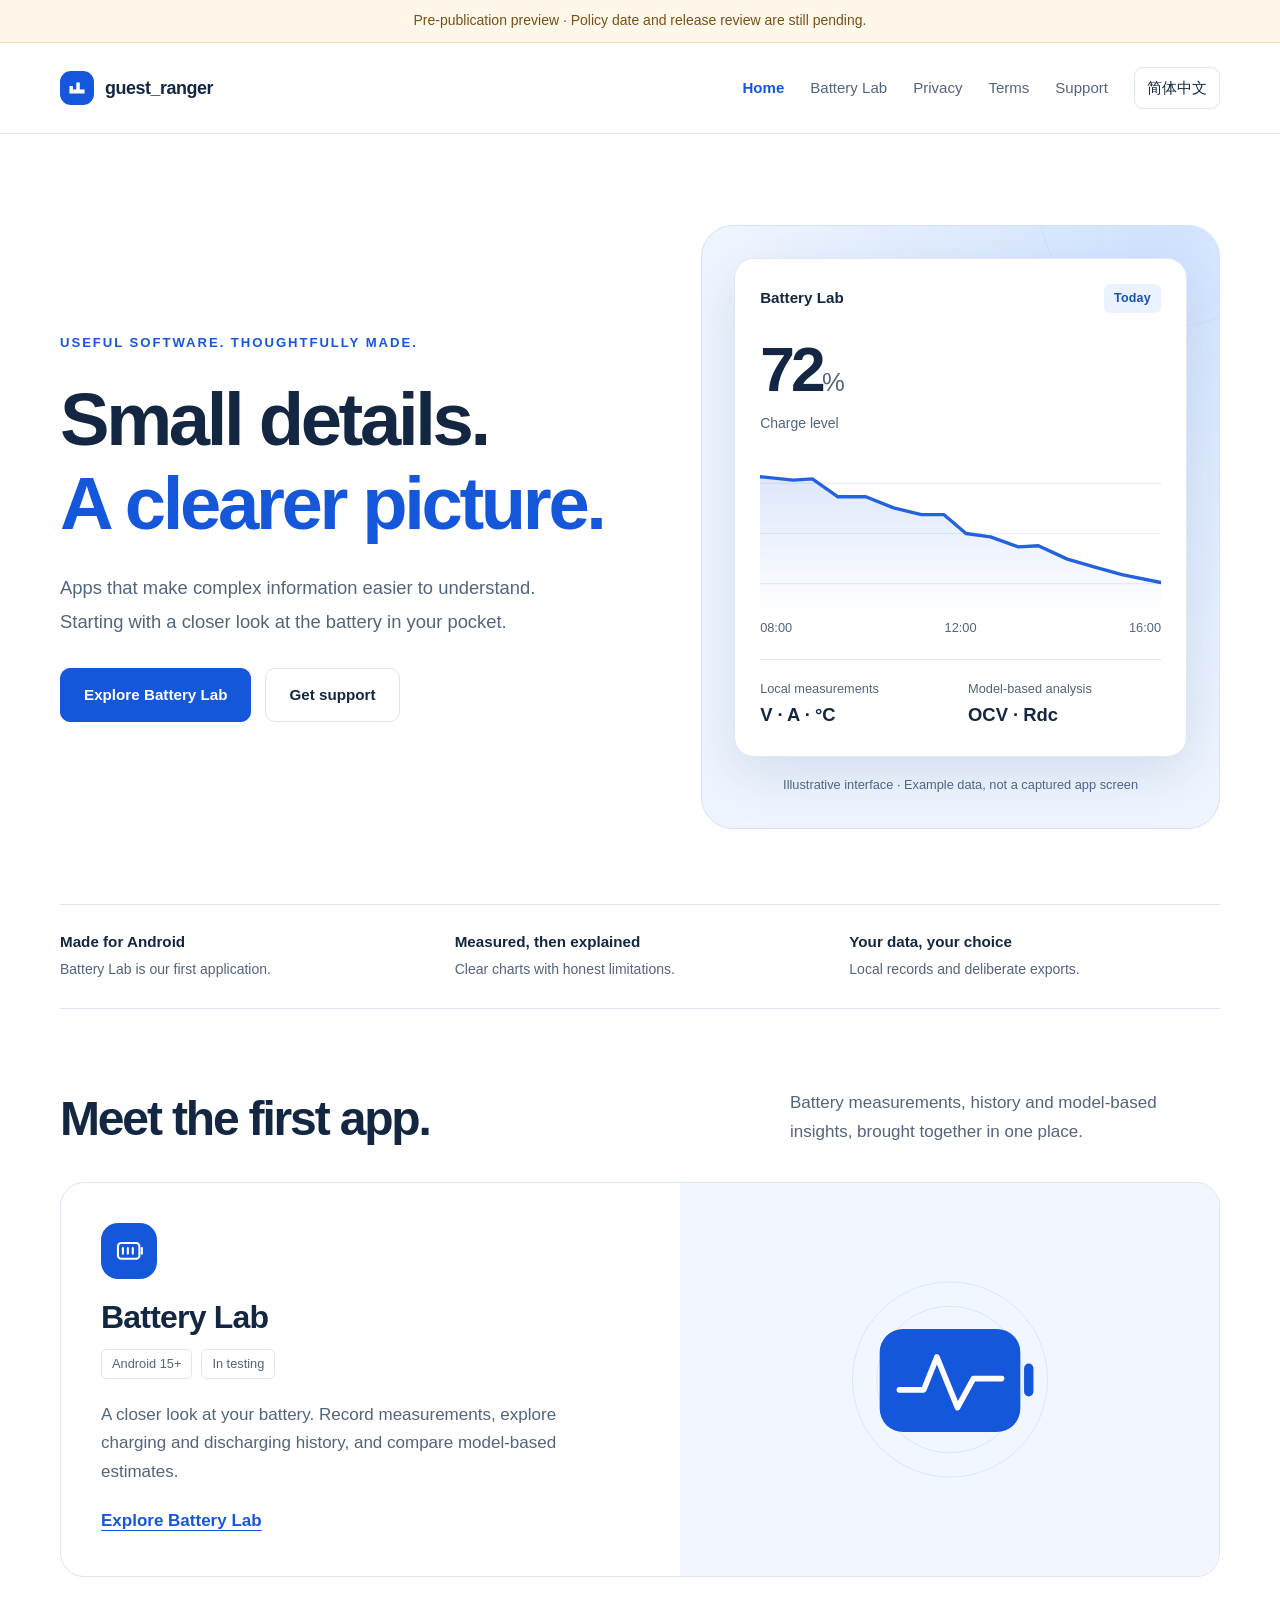
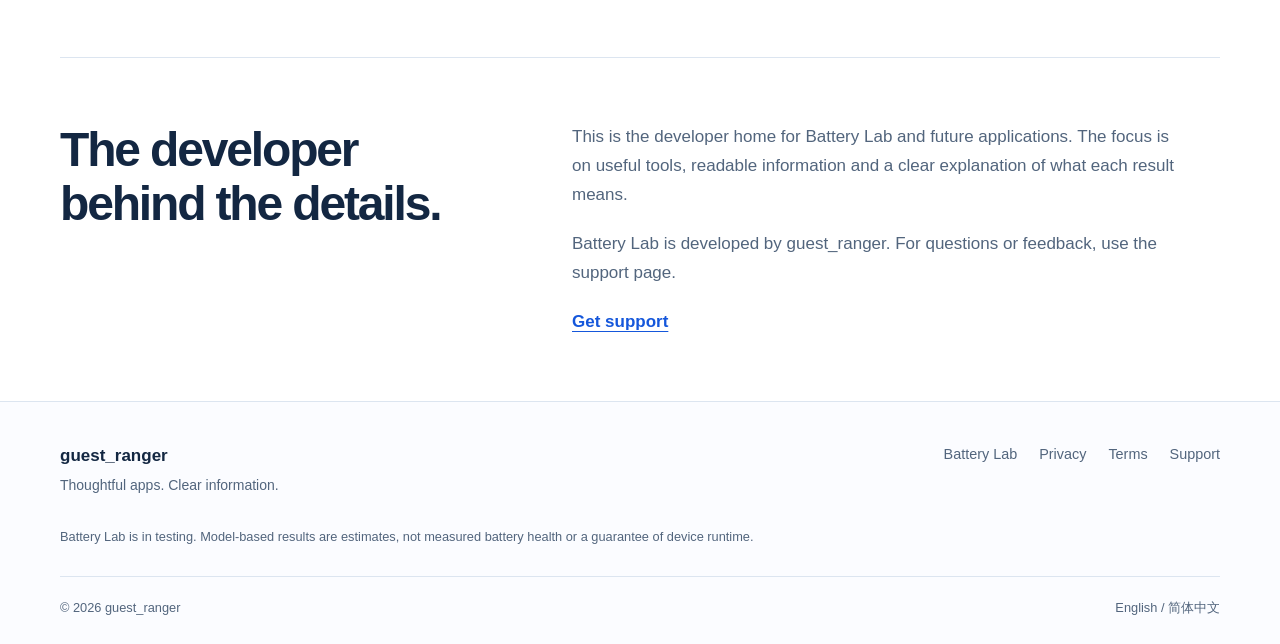
<file: index.html>
<!doctype html>
<html lang="en"><head><meta charset="utf-8"><meta name="viewport" content="width=device-width, initial-scale=1"><meta name="theme-color" content="#1557db"><title>Developer apps | guest_ranger</title><meta name="description" content="Developer home for Battery Lab and future apps. Local battery measurements, clear history and model-based analysis."><meta name="robots" content="noindex, nofollow"><link rel="icon" href="assets/favicon.svg" type="image/svg+xml"><link rel="stylesheet" href="assets/site.css"><script src="assets/site.js" defer></script></head>
<body><a class="skip" href="#main">Skip to content</a><div class="review-banner">Pre-publication preview · Policy date and release review are still pending.</div><header class="header"><div class="wrap header-inner"><a class="brand" href="index.html"><span class="brand-mark"><svg aria-hidden="true" viewBox="0 0 32 32" fill="none"><path d="M5 21v-8h5v5h5V8h5v10h7v6H5Z" fill="currentColor"/></svg></span><span>guest_ranger</span></a><button class="menu-toggle" type="button" aria-expanded="false" aria-controls="navigation">Menu</button><nav class="nav" id="navigation" aria-label="Main navigation"><a href="index.html" aria-current="page">Home</a><a href="apps/battery-lab/index.html">Battery Lab</a><a href="apps/battery-lab/privacy/index.html">Privacy</a><a href="terms/index.html">Terms</a><a href="support/index.html">Support</a><a class="lang" href="zh/index.html" lang="zh-CN" hreflang="zh-CN" aria-label="简体中文">简体中文</a></nav></div></header><main id="main"><div class="wrap"><section class="hero"><div><span class="eyebrow">Useful software. Thoughtfully made.</span><h1>Small details.<br><span class="accent">A clearer picture.</span></h1><p class="lead">Apps that make complex information easier to understand. Starting with a closer look at the battery in your pocket.</p><div class="actions"><a class="button" href="apps/battery-lab/index.html">Explore Battery Lab</a><a class="button secondary" href="support/index.html">Get support</a></div></div><figure class="visual" aria-label="Illustrative interface · Example data, not a captured app screen" style="margin:0">
      <div class="instrument"><div class="instrument-head"><span>Battery Lab</span><span class="pill">Today</span></div>
      <div class="battery-number">72<small>%</small></div><span class="meta">Charge level</span>
      <svg class="chart" viewBox="0 0 360 150" fill="none" aria-hidden="true"><defs><linearGradient id="chart-fill" x1="0" y1="0" x2="0" y2="150" gradientUnits="userSpaceOnUse"><stop stop-color="#2e6de6" stop-opacity=".19"/><stop offset="1" stop-color="#2e6de6" stop-opacity="0"/></linearGradient></defs><path d="M0 30H360M0 75H360M0 120H360" stroke="#e9eef7"/><path d="M0 24 30 27 47 26 70 42 95 42 120 52 145 58 165 58 185 75 207 78 232 87 250 86 276 98 300 105 325 112 360 119V150H0Z" fill="url(#chart-fill)"/><path d="M0 24 30 27 47 26 70 42 95 42 120 52 145 58 165 58 185 75 207 78 232 87 250 86 276 98 300 105 325 112 360 119" stroke="#2362df" stroke-width="3" stroke-linejoin="round" stroke-linecap="round"/></svg>
      <div class="chart-labels"><span>08:00</span><span>12:00</span><span>16:00</span></div>
      <div class="mini-stats"><div><span>Local measurements</span><strong>V · A · °C</strong></div><div><span>Model-based analysis</span><strong>OCV · Rdc</strong></div></div></div>
      <figcaption class="visual-caption">Illustrative interface · Example data, not a captured app screen</figcaption></figure></section><div class="principles"><div><strong>Made for Android</strong><span>Battery Lab is our first application.</span></div><div><strong>Measured, then explained</strong><span>Clear charts with honest limitations.</span></div><div><strong>Your data, your choice</strong><span>Local records and deliberate exports.</span></div></div><section class="section" id="apps"><div class="section-head"><h2>Meet the first app.</h2><p>Battery measurements, history and model-based insights, brought together in one place.</p></div><article class="app-card"><div class="app-info"><div class="icon-tile"><svg aria-hidden="true" viewBox="0 0 40 40" fill="none"><rect x="6" y="11" width="26" height="19" rx="4" stroke="currentColor" stroke-width="2.5"/><path d="M35 17v7M12 17v7m6-7v7m6-7v7" stroke="currentColor" stroke-width="2.5" stroke-linecap="round"/></svg></div><h3>Battery Lab</h3><div class="app-tags"><span>Android 15+</span><span>In testing</span></div><p>A closer look at your battery. Record measurements, explore charging and discharging history, and compare model-based estimates.</p><a class="text-link" href="apps/battery-lab/index.html">Explore Battery Lab</a></div><div class="app-art" aria-hidden="true"><svg viewBox="0 0 320 240" fill="none"><circle cx="160" cy="120" r="104" stroke="#d8e5fa"/><circle cx="160" cy="120" r="78" stroke="#d8e5fa"/><rect x="85" y="66" width="150" height="110" rx="25" fill="#1557db"/><rect x="239" y="103" width="10" height="35" rx="5" fill="#1557db"/><path d="M106 131h26l14-35 22 54 17-31h30" stroke="white" stroke-width="6" stroke-linecap="round" stroke-linejoin="round"/></svg></div></article></section><section class="about"><h2>The developer<br>behind the details.</h2><div><p>This is the developer home for Battery Lab and future applications. The focus is on useful tools, readable information and a clear explanation of what each result means.</p><p>Battery Lab is developed by guest_ranger. For questions or feedback, use the support page.</p><a class="text-link" href="support/index.html">Get support</a></div></section></div></main><footer class="footer"><div class="wrap"><div class="footer-top"><div><strong>guest_ranger</strong><br><span class="meta">Thoughtful apps. Clear information.</span></div><nav class="footer-links" aria-label="Footer"><a href="apps/battery-lab/index.html">Battery Lab</a><a href="apps/battery-lab/privacy/index.html">Privacy</a><a href="terms/index.html">Terms</a><a href="support/index.html">Support</a></nav></div><p class="footer-note">Battery Lab is in testing. Model-based results are estimates, not measured battery health or a guarantee of device runtime.</p><div class="footer-bottom"><span>© 2026 guest_ranger</span><span>English / 简体中文</span></div></div></footer></body></html>
</file>
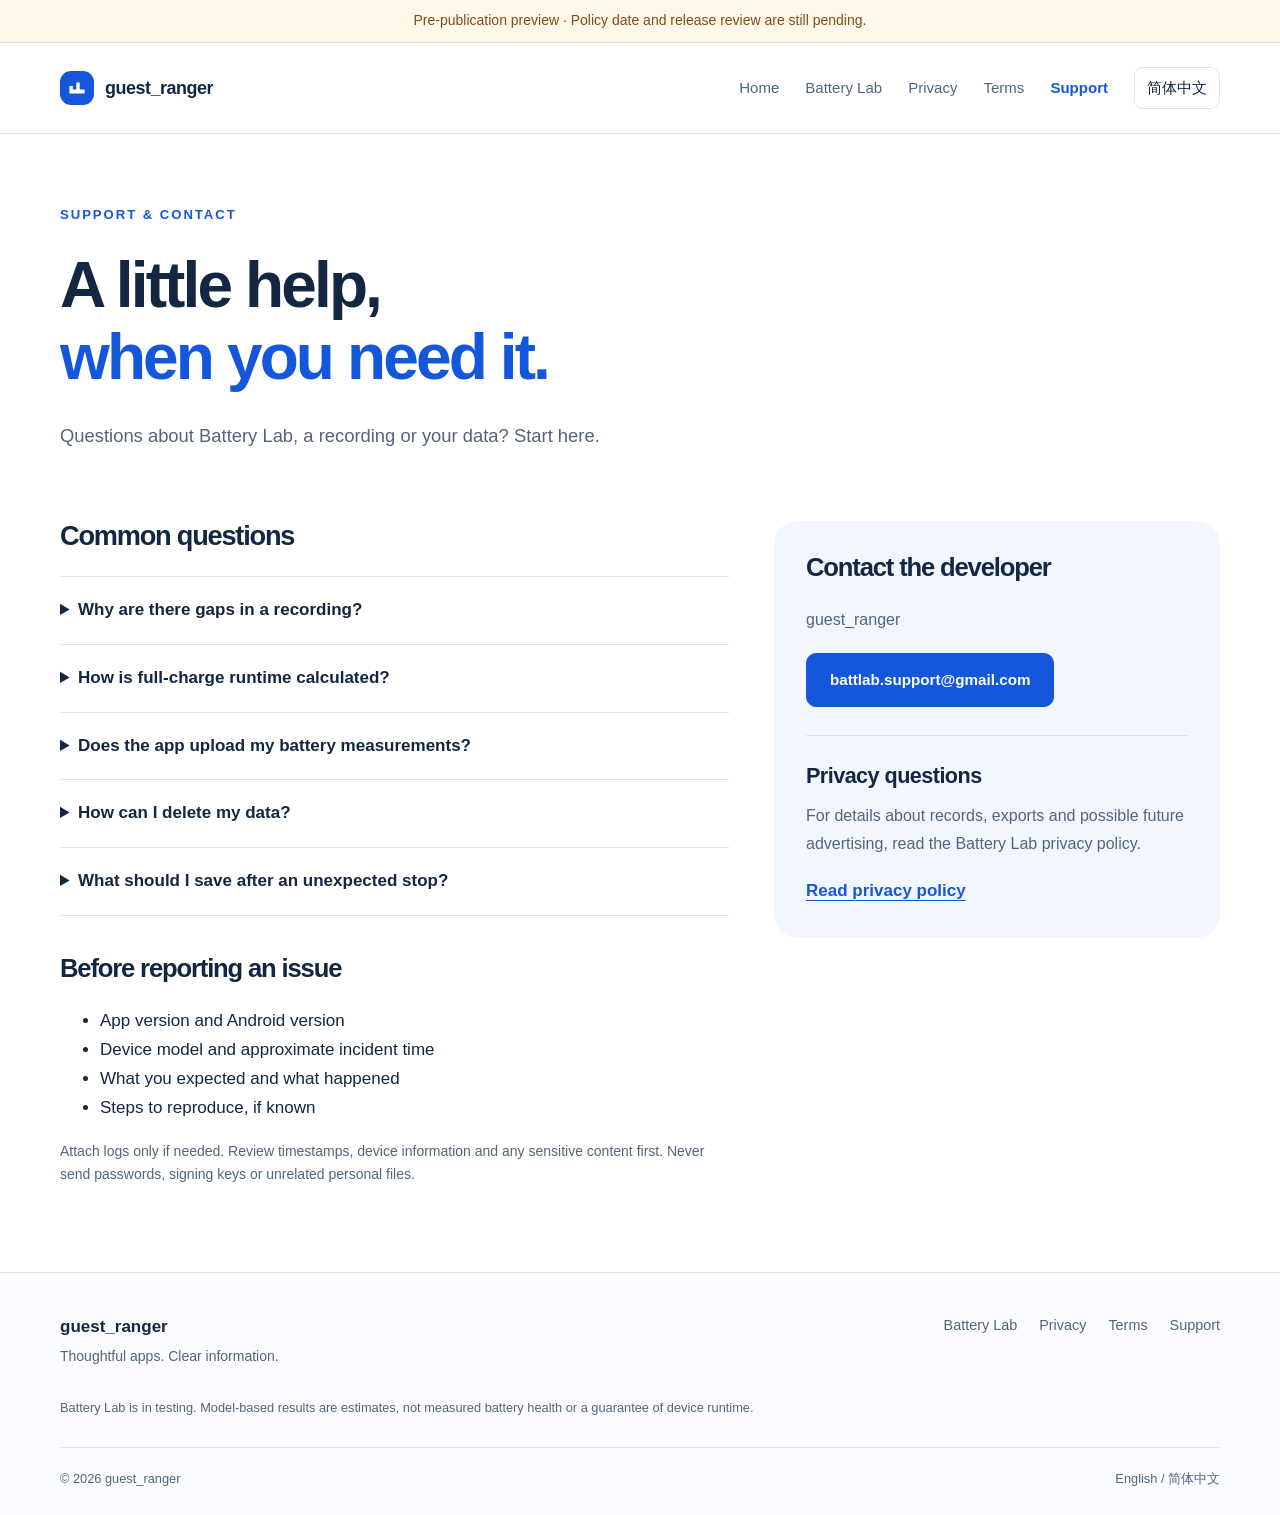
<file: support/index.html>
<!doctype html>
<html lang="en"><head><meta charset="utf-8"><meta name="viewport" content="width=device-width, initial-scale=1"><meta name="theme-color" content="#1557db"><title>Support &amp; contact | guest_ranger</title><meta name="description" content="Battery Lab support, recording questions, data deletion and developer contact status."><meta name="robots" content="noindex, nofollow"><link rel="icon" href="../assets/favicon.svg" type="image/svg+xml"><link rel="stylesheet" href="../assets/site.css"><script src="../assets/site.js" defer></script></head>
<body><a class="skip" href="#main">Skip to content</a><div class="review-banner">Pre-publication preview · Policy date and release review are still pending.</div><header class="header"><div class="wrap header-inner"><a class="brand" href="../index.html"><span class="brand-mark"><svg aria-hidden="true" viewBox="0 0 32 32" fill="none"><path d="M5 21v-8h5v5h5V8h5v10h7v6H5Z" fill="currentColor"/></svg></span><span>guest_ranger</span></a><button class="menu-toggle" type="button" aria-expanded="false" aria-controls="navigation">Menu</button><nav class="nav" id="navigation" aria-label="Main navigation"><a href="../index.html">Home</a><a href="../apps/battery-lab/index.html">Battery Lab</a><a href="../apps/battery-lab/privacy/index.html">Privacy</a><a href="../terms/index.html">Terms</a><a href="index.html" aria-current="page">Support</a><a class="lang" href="../zh/support/index.html" lang="zh-CN" hreflang="zh-CN" aria-label="简体中文">简体中文</a></nav></div></header><main id="main"><div class="wrap"><header class="page-heading"><span class="eyebrow">Support & contact</span><h1>A little help,<br><span class="accent">when you need it.</span></h1><p class="lead">Questions about Battery Lab, a recording or your data? Start here.</p></header><div class="support-grid"><section><h2 style="font-size:1.7rem">Common questions</h2><div class="faq"><details><summary>Why are there gaps in a recording?</summary><p>Normal recording does not keep the phone awake. Android sleep or background restrictions may reduce sampling. An open recording record alone does not establish that samples are still arriving.</p></details><details><summary>How is full-charge runtime calculated?</summary><p>Lab compares models at the same saved reference power. These are constant-power projections toward 0% SOC, not measured shutdown times. Home’s remaining estimate can use a more recent qualified discharge average.</p></details><details><summary>Does the app upload my battery measurements?</summary><p>The reviewed build processes measurements locally. You choose whether to export and where to save a file. A cloud-backed file provider may sync it. AdMob is not integrated in the reviewed build.</p></details><details><summary>How can I delete my data?</summary><p>Delete available raw recordings in the app, or clear Android app storage to remove all app-private data. Exported files must be deleted separately at their saved locations. Models and archives do not automatically expire.</p></details><details><summary>What should I save after an unexpected stop?</summary><p>If available, save Settings → Recording diagnostics → Save diagnostics report, preferably before restarting recording. Note the approximate incident time and app version. Sending the report is optional.</p></details></div><section style="padding-top:38px"><h2 style="font-size:1.6rem">Before reporting an issue</h2><ul><li>App version and Android version</li><li>Device model and approximate incident time</li><li>What you expected and what happened</li><li>Steps to reproduce, if known</li></ul><p class="meta">Attach logs only if needed. Review timestamps, device information and any sensitive content first. Never send passwords, signing keys or unrelated personal files.</p></section></section><aside class="contact"><h2>Contact the developer</h2><p>guest_ranger</p><a class="button" href="mailto:battlab.support@gmail.com">battlab.support@gmail.com</a><hr style="border:0;border-top:1px solid var(--line);margin:28px 0"><h3>Privacy questions</h3><p>For details about records, exports and possible future advertising, read the Battery Lab privacy policy.</p><a class="text-link" href="../apps/battery-lab/privacy/index.html">Read privacy policy</a></aside></div></div></main><footer class="footer"><div class="wrap"><div class="footer-top"><div><strong>guest_ranger</strong><br><span class="meta">Thoughtful apps. Clear information.</span></div><nav class="footer-links" aria-label="Footer"><a href="../apps/battery-lab/index.html">Battery Lab</a><a href="../apps/battery-lab/privacy/index.html">Privacy</a><a href="../terms/index.html">Terms</a><a href="index.html">Support</a></nav></div><p class="footer-note">Battery Lab is in testing. Model-based results are estimates, not measured battery health or a guarantee of device runtime.</p><div class="footer-bottom"><span>© 2026 guest_ranger</span><span>English / 简体中文</span></div></div></footer></body></html>
</file>
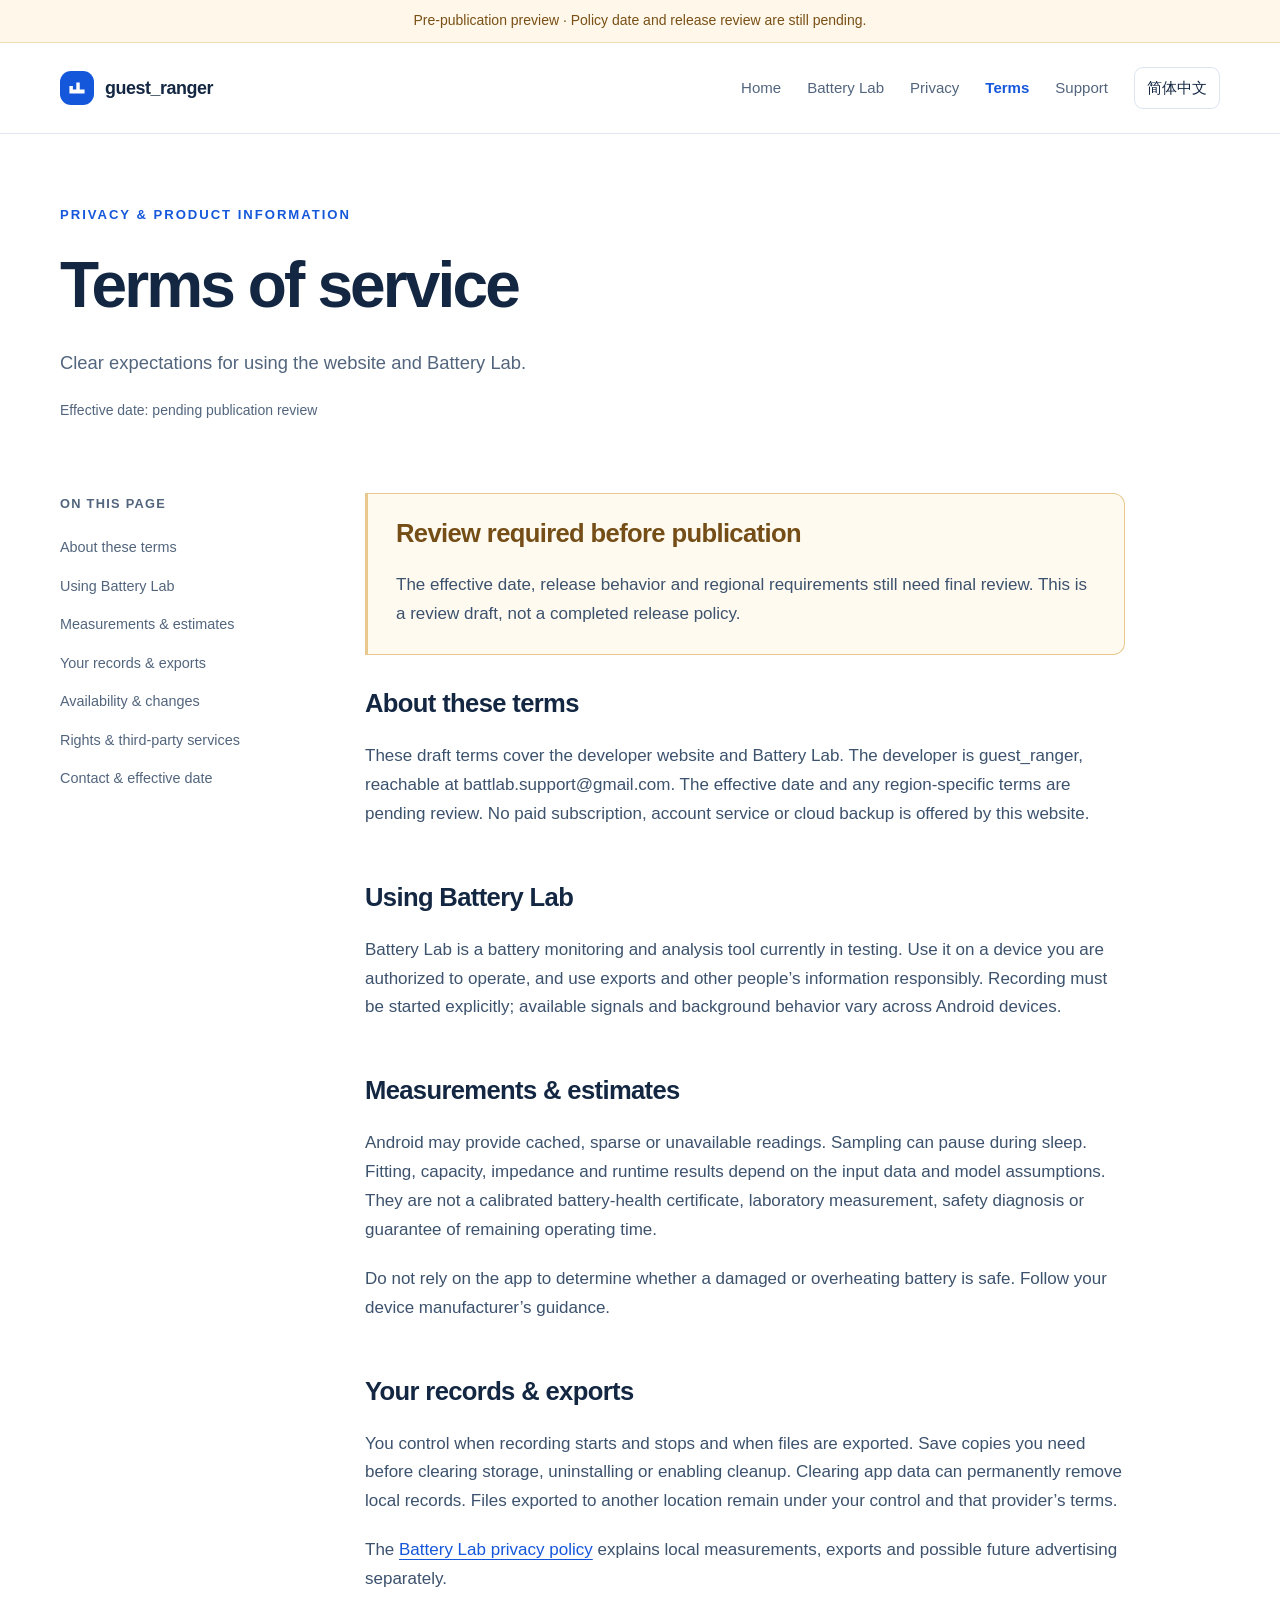
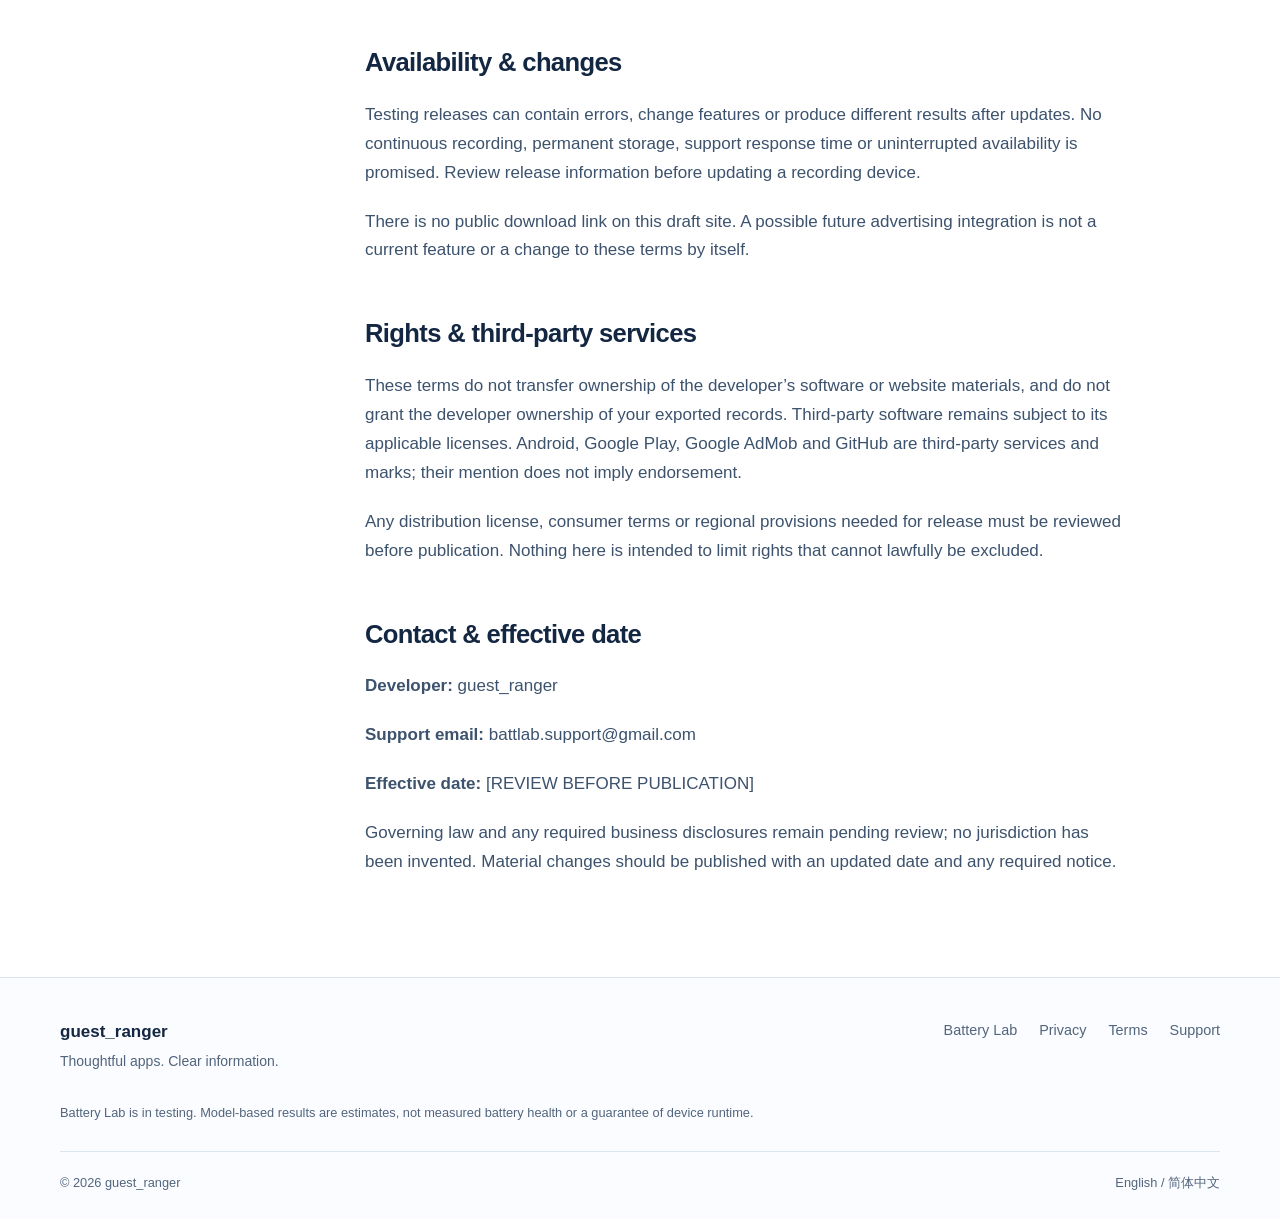
<file: terms/index.html>
<!doctype html>
<html lang="en"><head><meta charset="utf-8"><meta name="viewport" content="width=device-width, initial-scale=1"><meta name="theme-color" content="#1557db"><title>Terms of service | guest_ranger</title><meta name="description" content="Draft terms for the developer website and Battery Lab."><meta name="robots" content="noindex, nofollow"><link rel="icon" href="../assets/favicon.svg" type="image/svg+xml"><link rel="stylesheet" href="../assets/site.css"><script src="../assets/site.js" defer></script></head>
<body><a class="skip" href="#main">Skip to content</a><div class="review-banner">Pre-publication preview · Policy date and release review are still pending.</div><header class="header"><div class="wrap header-inner"><a class="brand" href="../index.html"><span class="brand-mark"><svg aria-hidden="true" viewBox="0 0 32 32" fill="none"><path d="M5 21v-8h5v5h5V8h5v10h7v6H5Z" fill="currentColor"/></svg></span><span>guest_ranger</span></a><button class="menu-toggle" type="button" aria-expanded="false" aria-controls="navigation">Menu</button><nav class="nav" id="navigation" aria-label="Main navigation"><a href="../index.html">Home</a><a href="../apps/battery-lab/index.html">Battery Lab</a><a href="../apps/battery-lab/privacy/index.html">Privacy</a><a href="index.html" aria-current="page">Terms</a><a href="../support/index.html">Support</a><a class="lang" href="../zh/terms/index.html" lang="zh-CN" hreflang="zh-CN" aria-label="简体中文">简体中文</a></nav></div></header><main id="main"><div class="wrap"><header class="page-heading"><span class="eyebrow">Privacy & product information</span><h1>Terms of service</h1><p class="lead">Clear expectations for using the website and Battery Lab.</p><p class="meta">Effective date: pending publication review</p></header><div class="legal-layout"><nav class="toc" aria-label="On this page"><p>On this page</p><a href="#scope">About these terms</a><a href="#use">Using Battery Lab</a><a href="#estimates">Measurements & estimates</a><a href="#data">Your records & exports</a><a href="#availability">Availability & changes</a><a href="#rights">Rights & third-party services</a><a href="#contact">Contact & effective date</a></nav><article class="legal-content"><aside class="callout review"><h2>Review required before publication</h2><p>The effective date, release behavior and regional requirements still need final review. This is a review draft, not a completed release policy.</p></aside><section id="scope"><h2>About these terms</h2><p>These draft terms cover the developer website and Battery Lab. The developer is guest_ranger, reachable at battlab.support@gmail.com. The effective date and any region-specific terms are pending review. No paid subscription, account service or cloud backup is offered by this website.</p></section><section id="use"><h2>Using Battery Lab</h2><p>Battery Lab is a battery monitoring and analysis tool currently in testing. Use it on a device you are authorized to operate, and use exports and other people’s information responsibly. Recording must be started explicitly; available signals and background behavior vary across Android devices.</p></section><section id="estimates"><h2>Measurements & estimates</h2><p>Android may provide cached, sparse or unavailable readings. Sampling can pause during sleep. Fitting, capacity, impedance and runtime results depend on the input data and model assumptions. They are not a calibrated battery-health certificate, laboratory measurement, safety diagnosis or guarantee of remaining operating time.</p><p>Do not rely on the app to determine whether a damaged or overheating battery is safe. Follow your device manufacturer’s guidance.</p></section><section id="data"><h2>Your records & exports</h2><p>You control when recording starts and stops and when files are exported. Save copies you need before clearing storage, uninstalling or enabling cleanup. Clearing app data can permanently remove local records. Files exported to another location remain under your control and that provider’s terms.</p><p>The <a href="../apps/battery-lab/privacy/index.html">Battery Lab privacy policy</a> explains local measurements, exports and possible future advertising separately.</p></section><section id="availability"><h2>Availability & changes</h2><p>Testing releases can contain errors, change features or produce different results after updates. No continuous recording, permanent storage, support response time or uninterrupted availability is promised. Review release information before updating a recording device.</p><p>There is no public download link on this draft site. A possible future advertising integration is not a current feature or a change to these terms by itself.</p></section><section id="rights"><h2>Rights & third-party services</h2><p>These terms do not transfer ownership of the developer’s software or website materials, and do not grant the developer ownership of your exported records. Third-party software remains subject to its applicable licenses. Android, Google Play, Google AdMob and GitHub are third-party services and marks; their mention does not imply endorsement.</p><p>Any distribution license, consumer terms or regional provisions needed for release must be reviewed before publication. Nothing here is intended to limit rights that cannot lawfully be excluded.</p></section><section id="contact"><h2>Contact & effective date</h2><p><strong>Developer:</strong> guest_ranger</p><p><strong>Support email:</strong> battlab.support@gmail.com</p><p><strong>Effective date:</strong> [REVIEW BEFORE PUBLICATION]</p><p>Governing law and any required business disclosures remain pending review; no jurisdiction has been invented. Material changes should be published with an updated date and any required notice.</p></section></article></div></div></main><footer class="footer"><div class="wrap"><div class="footer-top"><div><strong>guest_ranger</strong><br><span class="meta">Thoughtful apps. Clear information.</span></div><nav class="footer-links" aria-label="Footer"><a href="../apps/battery-lab/index.html">Battery Lab</a><a href="../apps/battery-lab/privacy/index.html">Privacy</a><a href="index.html">Terms</a><a href="../support/index.html">Support</a></nav></div><p class="footer-note">Battery Lab is in testing. Model-based results are estimates, not measured battery health or a guarantee of device runtime.</p><div class="footer-bottom"><span>© 2026 guest_ranger</span><span>English / 简体中文</span></div></div></footer></body></html>
</file>
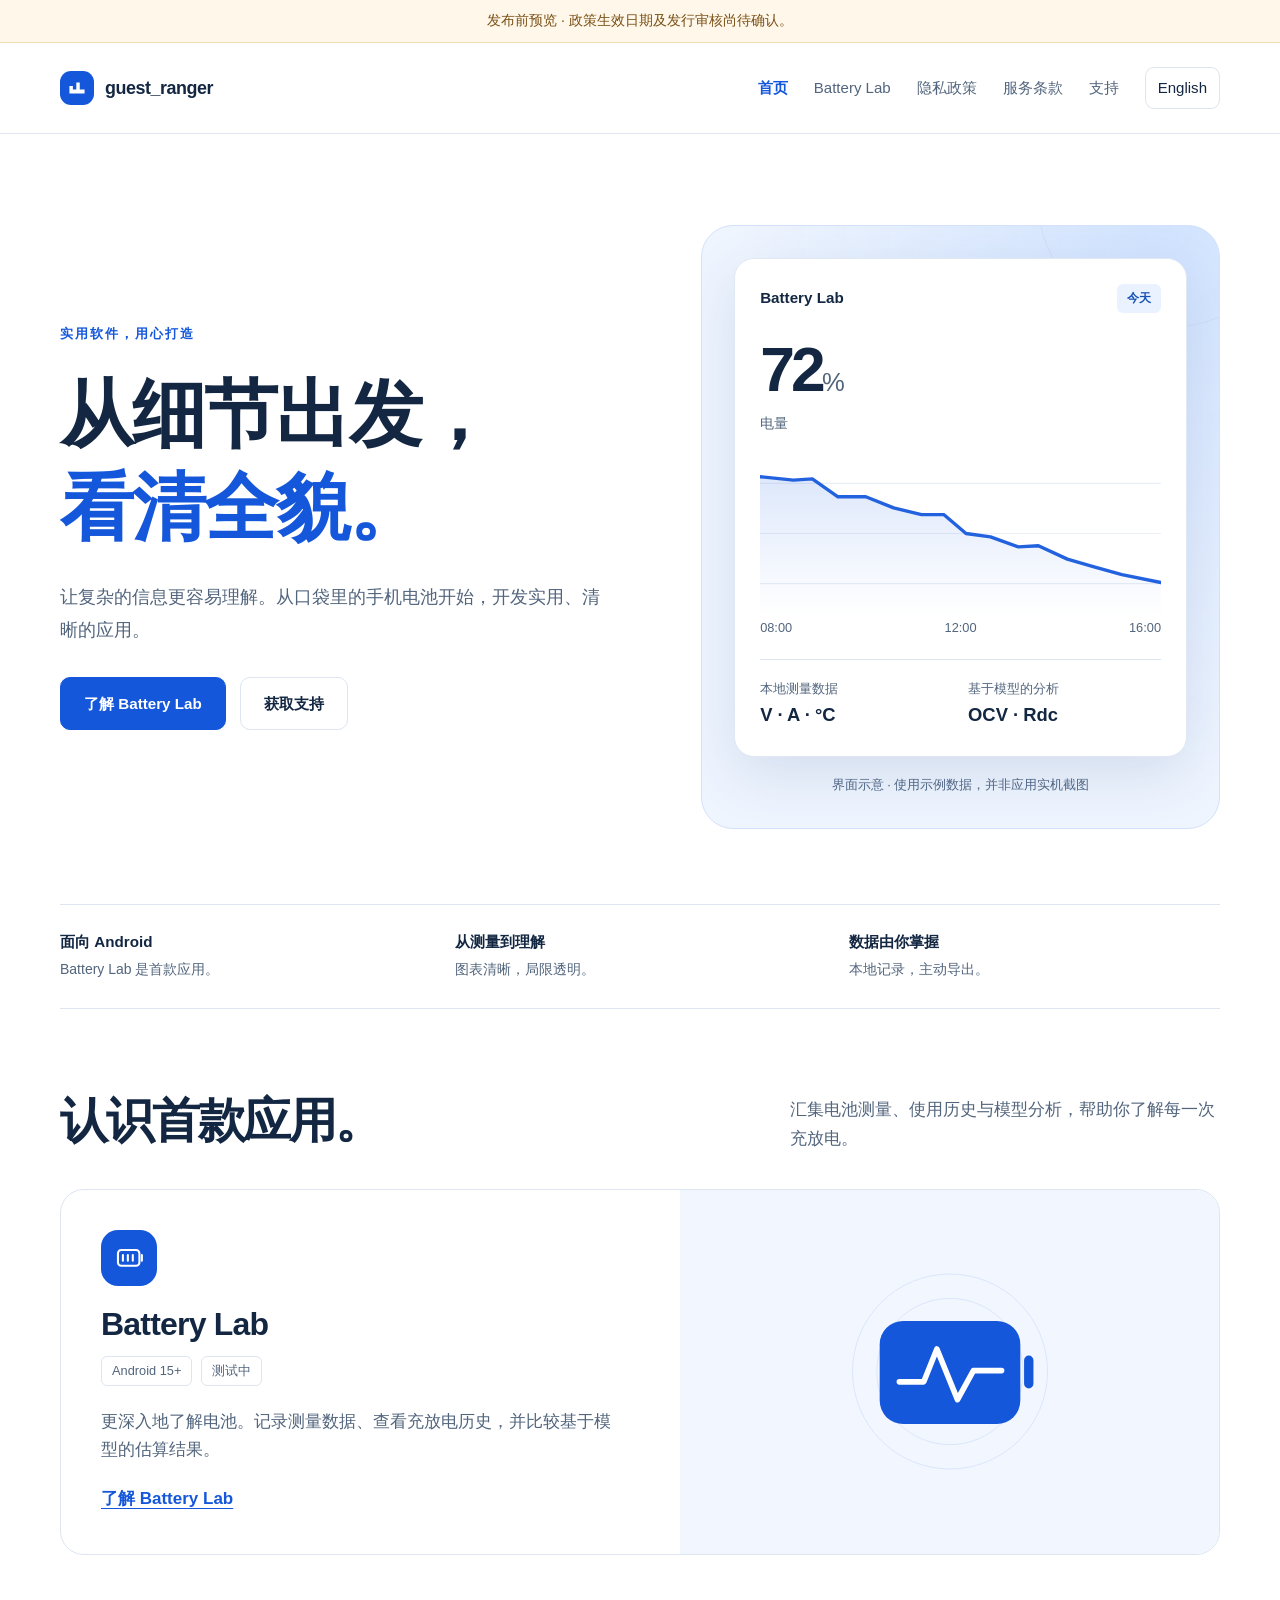
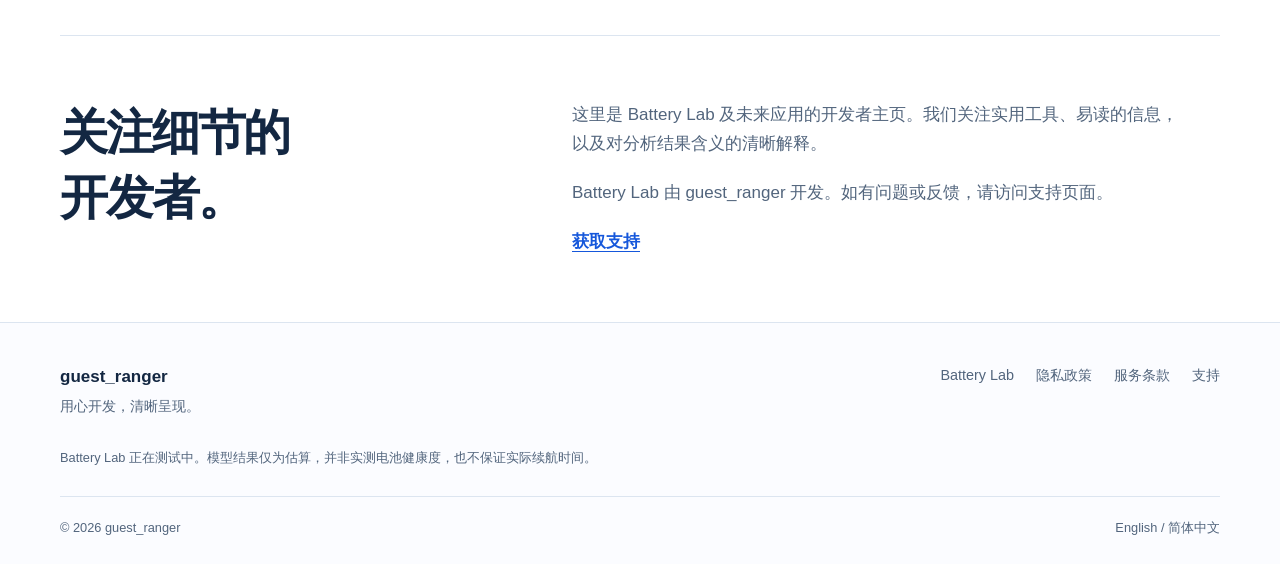
<file: zh/index.html>
<!doctype html>
<html lang="zh-CN"><head><meta charset="utf-8"><meta name="viewport" content="width=device-width, initial-scale=1"><meta name="theme-color" content="#1557db"><title>开发者应用 | guest_ranger</title><meta name="description" content="Battery Lab 及未来应用的开发者主页。本地电池测量、清晰历史与模型分析。"><meta name="robots" content="noindex, nofollow"><link rel="icon" href="../assets/favicon.svg" type="image/svg+xml"><link rel="stylesheet" href="../assets/site.css"><script src="../assets/site.js" defer></script></head>
<body><a class="skip" href="#main">跳转到正文</a><div class="review-banner">发布前预览 · 政策生效日期及发行审核尚待确认。</div><header class="header"><div class="wrap header-inner"><a class="brand" href="index.html"><span class="brand-mark"><svg aria-hidden="true" viewBox="0 0 32 32" fill="none"><path d="M5 21v-8h5v5h5V8h5v10h7v6H5Z" fill="currentColor"/></svg></span><span>guest_ranger</span></a><button class="menu-toggle" type="button" aria-expanded="false" aria-controls="navigation">菜单</button><nav class="nav" id="navigation" aria-label="主导航"><a href="index.html" aria-current="page">首页</a><a href="apps/battery-lab/index.html">Battery Lab</a><a href="apps/battery-lab/privacy/index.html">隐私政策</a><a href="terms/index.html">服务条款</a><a href="support/index.html">支持</a><a class="lang" href="../index.html" lang="en" hreflang="en" aria-label="English">English</a></nav></div></header><main id="main"><div class="wrap"><section class="hero"><div><span class="eyebrow">实用软件，用心打造</span><h1>从细节出发，<br><span class="accent">看清全貌。</span></h1><p class="lead">让复杂的信息更容易理解。从口袋里的手机电池开始，开发实用、清晰的应用。</p><div class="actions"><a class="button" href="apps/battery-lab/index.html">了解 Battery Lab</a><a class="button secondary" href="support/index.html">获取支持</a></div></div><figure class="visual" aria-label="界面示意 · 使用示例数据，并非应用实机截图" style="margin:0">
      <div class="instrument"><div class="instrument-head"><span>Battery Lab</span><span class="pill">今天</span></div>
      <div class="battery-number">72<small>%</small></div><span class="meta">电量</span>
      <svg class="chart" viewBox="0 0 360 150" fill="none" aria-hidden="true"><defs><linearGradient id="chart-fill" x1="0" y1="0" x2="0" y2="150" gradientUnits="userSpaceOnUse"><stop stop-color="#2e6de6" stop-opacity=".19"/><stop offset="1" stop-color="#2e6de6" stop-opacity="0"/></linearGradient></defs><path d="M0 30H360M0 75H360M0 120H360" stroke="#e9eef7"/><path d="M0 24 30 27 47 26 70 42 95 42 120 52 145 58 165 58 185 75 207 78 232 87 250 86 276 98 300 105 325 112 360 119V150H0Z" fill="url(#chart-fill)"/><path d="M0 24 30 27 47 26 70 42 95 42 120 52 145 58 165 58 185 75 207 78 232 87 250 86 276 98 300 105 325 112 360 119" stroke="#2362df" stroke-width="3" stroke-linejoin="round" stroke-linecap="round"/></svg>
      <div class="chart-labels"><span>08:00</span><span>12:00</span><span>16:00</span></div>
      <div class="mini-stats"><div><span>本地测量数据</span><strong>V · A · °C</strong></div><div><span>基于模型的分析</span><strong>OCV · Rdc</strong></div></div></div>
      <figcaption class="visual-caption">界面示意 · 使用示例数据，并非应用实机截图</figcaption></figure></section><div class="principles"><div><strong>面向 Android</strong><span>Battery Lab 是首款应用。</span></div><div><strong>从测量到理解</strong><span>图表清晰，局限透明。</span></div><div><strong>数据由你掌握</strong><span>本地记录，主动导出。</span></div></div><section class="section" id="apps"><div class="section-head"><h2>认识首款应用。</h2><p>汇集电池测量、使用历史与模型分析，帮助你了解每一次充放电。</p></div><article class="app-card"><div class="app-info"><div class="icon-tile"><svg aria-hidden="true" viewBox="0 0 40 40" fill="none"><rect x="6" y="11" width="26" height="19" rx="4" stroke="currentColor" stroke-width="2.5"/><path d="M35 17v7M12 17v7m6-7v7m6-7v7" stroke="currentColor" stroke-width="2.5" stroke-linecap="round"/></svg></div><h3>Battery Lab</h3><div class="app-tags"><span>Android 15+</span><span>测试中</span></div><p>更深入地了解电池。记录测量数据、查看充放电历史，并比较基于模型的估算结果。</p><a class="text-link" href="apps/battery-lab/index.html">了解 Battery Lab</a></div><div class="app-art" aria-hidden="true"><svg viewBox="0 0 320 240" fill="none"><circle cx="160" cy="120" r="104" stroke="#d8e5fa"/><circle cx="160" cy="120" r="78" stroke="#d8e5fa"/><rect x="85" y="66" width="150" height="110" rx="25" fill="#1557db"/><rect x="239" y="103" width="10" height="35" rx="5" fill="#1557db"/><path d="M106 131h26l14-35 22 54 17-31h30" stroke="white" stroke-width="6" stroke-linecap="round" stroke-linejoin="round"/></svg></div></article></section><section class="about"><h2>关注细节的<br>开发者。</h2><div><p>这里是 Battery Lab 及未来应用的开发者主页。我们关注实用工具、易读的信息，以及对分析结果含义的清晰解释。</p><p>Battery Lab 由 guest_ranger 开发。如有问题或反馈，请访问支持页面。</p><a class="text-link" href="support/index.html">获取支持</a></div></section></div></main><footer class="footer"><div class="wrap"><div class="footer-top"><div><strong>guest_ranger</strong><br><span class="meta">用心开发，清晰呈现。</span></div><nav class="footer-links" aria-label="页脚导航"><a href="apps/battery-lab/index.html">Battery Lab</a><a href="apps/battery-lab/privacy/index.html">隐私政策</a><a href="terms/index.html">服务条款</a><a href="support/index.html">支持</a></nav></div><p class="footer-note">Battery Lab 正在测试中。模型结果仅为估算，并非实测电池健康度，也不保证实际续航时间。</p><div class="footer-bottom"><span>© 2026 guest_ranger</span><span>English / 简体中文</span></div></div></footer></body></html>
</file>
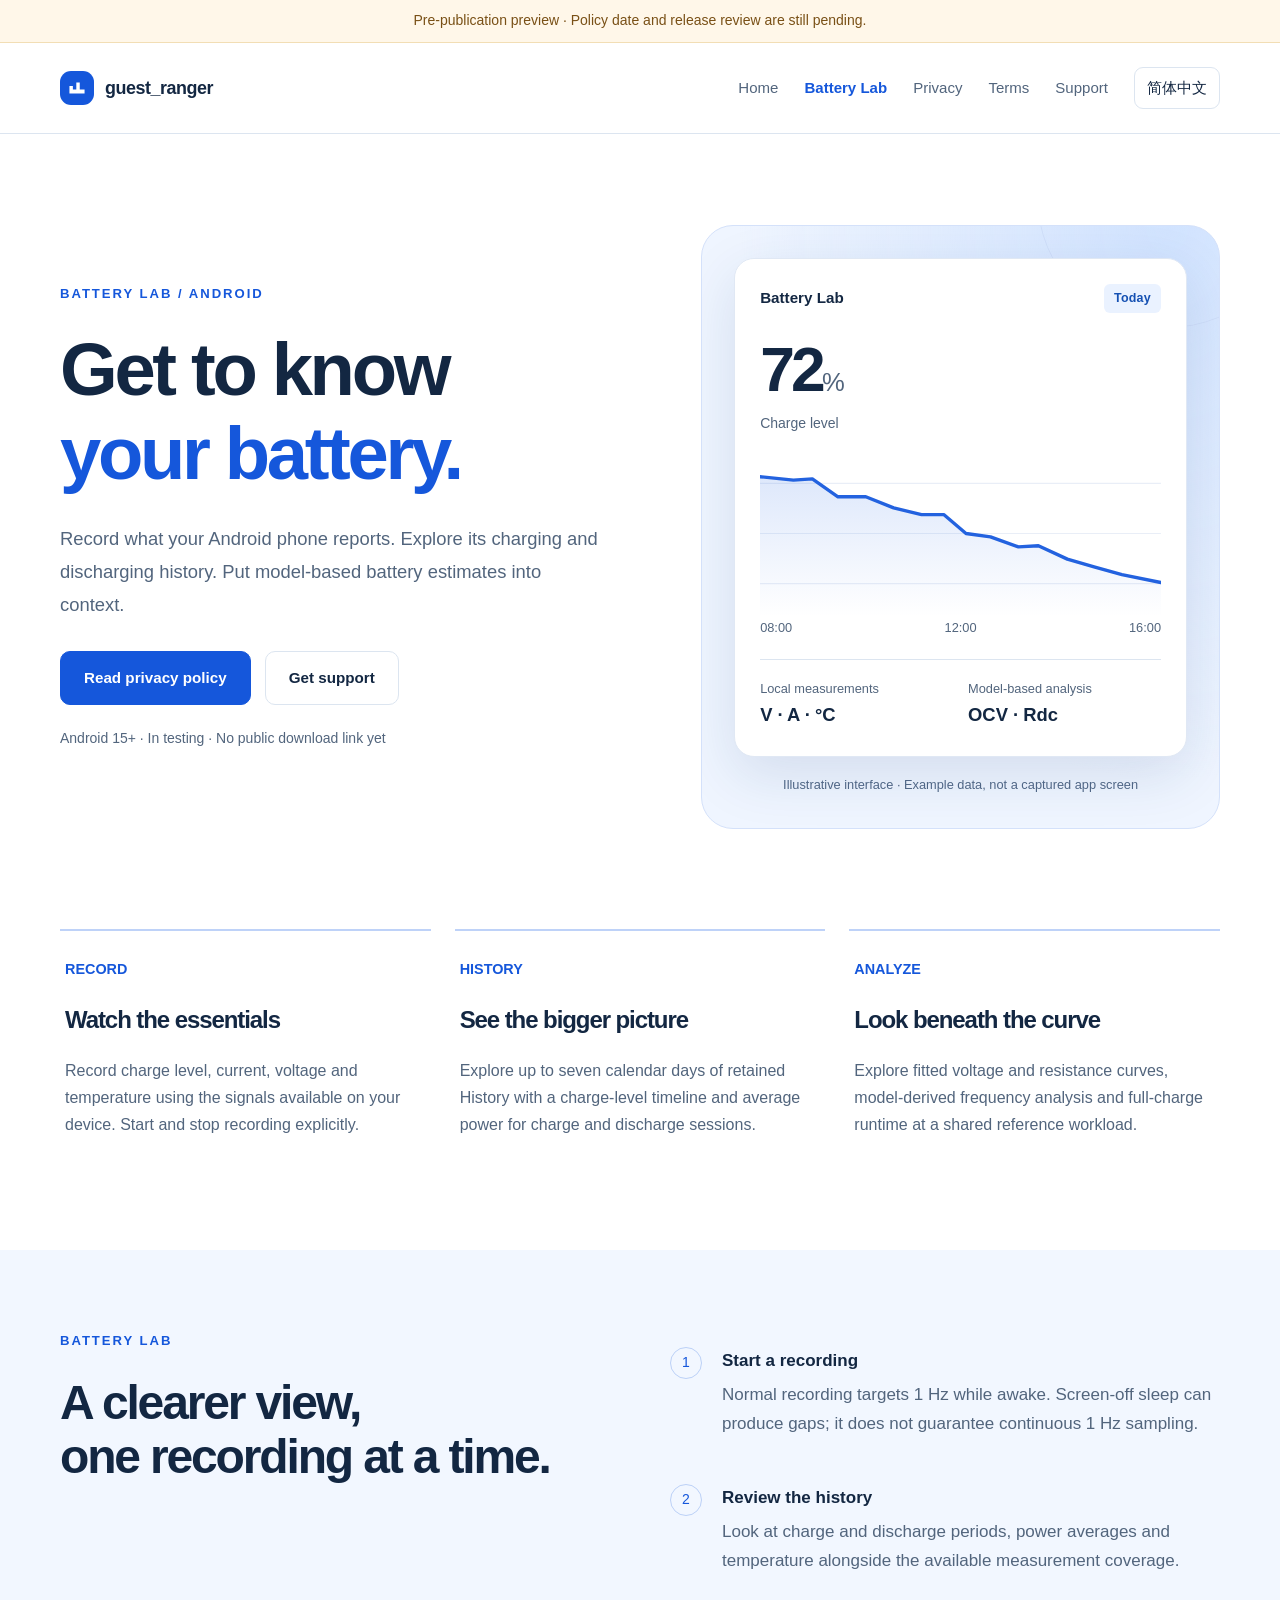
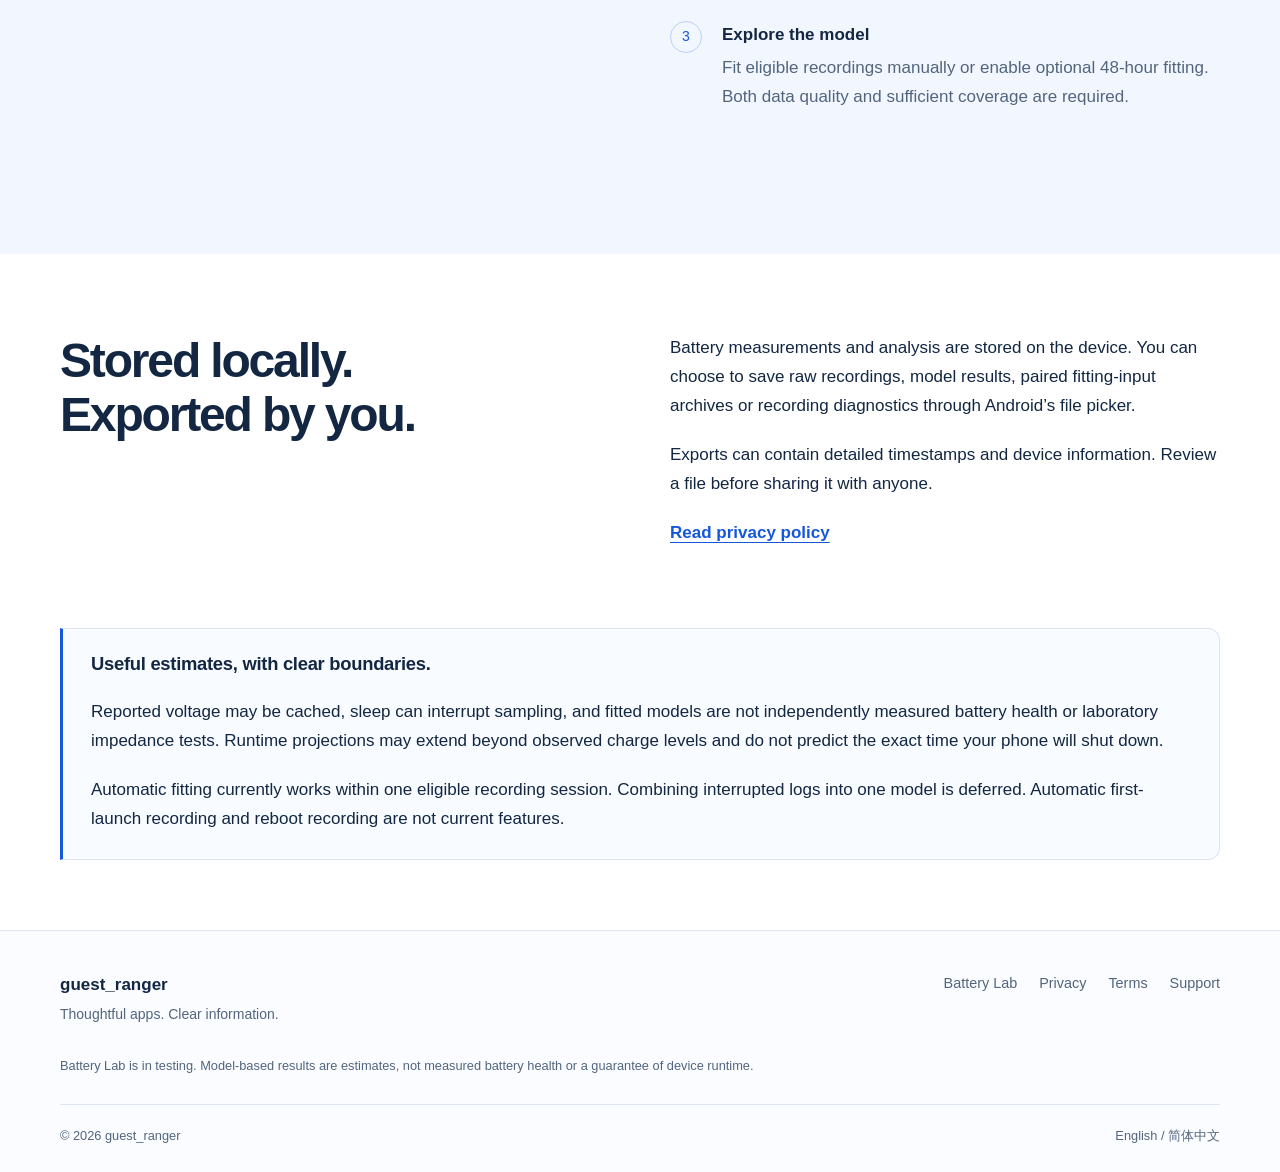
<file: apps/battery-lab/index.html>
<!doctype html>
<html lang="en"><head><meta charset="utf-8"><meta name="viewport" content="width=device-width, initial-scale=1"><meta name="theme-color" content="#1557db"><title>Battery Lab | guest_ranger</title><meta name="description" content="Battery Lab for Android: local recording, charging history and model-based battery estimates. Currently in testing."><meta name="robots" content="noindex, nofollow"><link rel="icon" href="../../assets/favicon.svg" type="image/svg+xml"><link rel="stylesheet" href="../../assets/site.css"><script src="../../assets/site.js" defer></script></head>
<body><a class="skip" href="#main">Skip to content</a><div class="review-banner">Pre-publication preview · Policy date and release review are still pending.</div><header class="header"><div class="wrap header-inner"><a class="brand" href="../../index.html"><span class="brand-mark"><svg aria-hidden="true" viewBox="0 0 32 32" fill="none"><path d="M5 21v-8h5v5h5V8h5v10h7v6H5Z" fill="currentColor"/></svg></span><span>guest_ranger</span></a><button class="menu-toggle" type="button" aria-expanded="false" aria-controls="navigation">Menu</button><nav class="nav" id="navigation" aria-label="Main navigation"><a href="../../index.html">Home</a><a href="index.html" aria-current="page">Battery Lab</a><a href="privacy/index.html">Privacy</a><a href="../../terms/index.html">Terms</a><a href="../../support/index.html">Support</a><a class="lang" href="../../zh/apps/battery-lab/index.html" lang="zh-CN" hreflang="zh-CN" aria-label="简体中文">简体中文</a></nav></div></header><main id="main"><div class="wrap"><section class="hero"><div><span class="eyebrow">Battery Lab / Android</span><h1>Get to know<br><span class="accent">your battery.</span></h1><p class="lead">Record what your Android phone reports. Explore its charging and discharging history. Put model-based battery estimates into context.</p><div class="actions"><a class="button" href="privacy/index.html">Read privacy policy</a><a class="button secondary" href="../../support/index.html">Get support</a></div><p class="subtle">Android 15+ · In testing · No public download link yet</p></div><figure class="visual" aria-label="Illustrative interface · Example data, not a captured app screen" style="margin:0">
      <div class="instrument"><div class="instrument-head"><span>Battery Lab</span><span class="pill">Today</span></div>
      <div class="battery-number">72<small>%</small></div><span class="meta">Charge level</span>
      <svg class="chart" viewBox="0 0 360 150" fill="none" aria-hidden="true"><defs><linearGradient id="chart-fill" x1="0" y1="0" x2="0" y2="150" gradientUnits="userSpaceOnUse"><stop stop-color="#2e6de6" stop-opacity=".19"/><stop offset="1" stop-color="#2e6de6" stop-opacity="0"/></linearGradient></defs><path d="M0 30H360M0 75H360M0 120H360" stroke="#e9eef7"/><path d="M0 24 30 27 47 26 70 42 95 42 120 52 145 58 165 58 185 75 207 78 232 87 250 86 276 98 300 105 325 112 360 119V150H0Z" fill="url(#chart-fill)"/><path d="M0 24 30 27 47 26 70 42 95 42 120 52 145 58 165 58 185 75 207 78 232 87 250 86 276 98 300 105 325 112 360 119" stroke="#2362df" stroke-width="3" stroke-linejoin="round" stroke-linecap="round"/></svg>
      <div class="chart-labels"><span>08:00</span><span>12:00</span><span>16:00</span></div>
      <div class="mini-stats"><div><span>Local measurements</span><strong>V · A · °C</strong></div><div><span>Model-based analysis</span><strong>OCV · Rdc</strong></div></div></div>
      <figcaption class="visual-caption">Illustrative interface · Example data, not a captured app screen</figcaption></figure></section><section class="section" style="padding-top:25px"><div class="feature-grid"><article class="feature"><span class="feature-icon">RECORD</span><h2 style="font-size:1.5rem">Watch the essentials</h2><p>Record charge level, current, voltage and temperature using the signals available on your device. Start and stop recording explicitly.</p></article><article class="feature"><span class="feature-icon">HISTORY</span><h2 style="font-size:1.5rem">See the bigger picture</h2><p>Explore up to seven calendar days of retained History with a charge-level timeline and average power for charge and discharge sessions.</p></article><article class="feature"><span class="feature-icon">ANALYZE</span><h2 style="font-size:1.5rem">Look beneath the curve</h2><p>Explore fitted voltage and resistance curves, model-derived frequency analysis and full-charge runtime at a shared reference workload.</p></article></div></section></div><section class="section tint"><div class="wrap split"><div><span class="eyebrow">Battery Lab</span><h2>A clearer view,<br>one recording at a time.</h2></div><ol class="steps"><li><strong>Start a recording</strong><p>Normal recording targets 1 Hz while awake. Screen-off sleep can produce gaps; it does not guarantee continuous 1 Hz sampling.</p></li><li><strong>Review the history</strong><p>Look at charge and discharge periods, power averages and temperature alongside the available measurement coverage.</p></li><li><strong>Explore the model</strong><p>Fit eligible recordings manually or enable optional 48-hour fitting. Both data quality and sufficient coverage are required.</p></li></ol></div></section><div class="wrap"><section class="section split"><h2>Stored locally.<br>Exported by you.</h2><div><p>Battery measurements and analysis are stored on the device. You can choose to save raw recordings, model results, paired fitting-input archives or recording diagnostics through Android’s file picker.</p><p>Exports can contain detailed timestamps and device information. Review a file before sharing it with anyone.</p><a class="text-link" href="privacy/index.html">Read privacy policy</a></div></section><aside class="callout" style="margin-bottom:70px"><h2>Useful estimates, with clear boundaries.</h2><p>Reported voltage may be cached, sleep can interrupt sampling, and fitted models are not independently measured battery health or laboratory impedance tests. Runtime projections may extend beyond observed charge levels and do not predict the exact time your phone will shut down.</p><p>Automatic fitting currently works within one eligible recording session. Combining interrupted logs into one model is deferred. Automatic first-launch recording and reboot recording are not current features.</p></aside></div></main><footer class="footer"><div class="wrap"><div class="footer-top"><div><strong>guest_ranger</strong><br><span class="meta">Thoughtful apps. Clear information.</span></div><nav class="footer-links" aria-label="Footer"><a href="index.html">Battery Lab</a><a href="privacy/index.html">Privacy</a><a href="../../terms/index.html">Terms</a><a href="../../support/index.html">Support</a></nav></div><p class="footer-note">Battery Lab is in testing. Model-based results are estimates, not measured battery health or a guarantee of device runtime.</p><div class="footer-bottom"><span>© 2026 guest_ranger</span><span>English / 简体中文</span></div></div></footer></body></html>
</file>
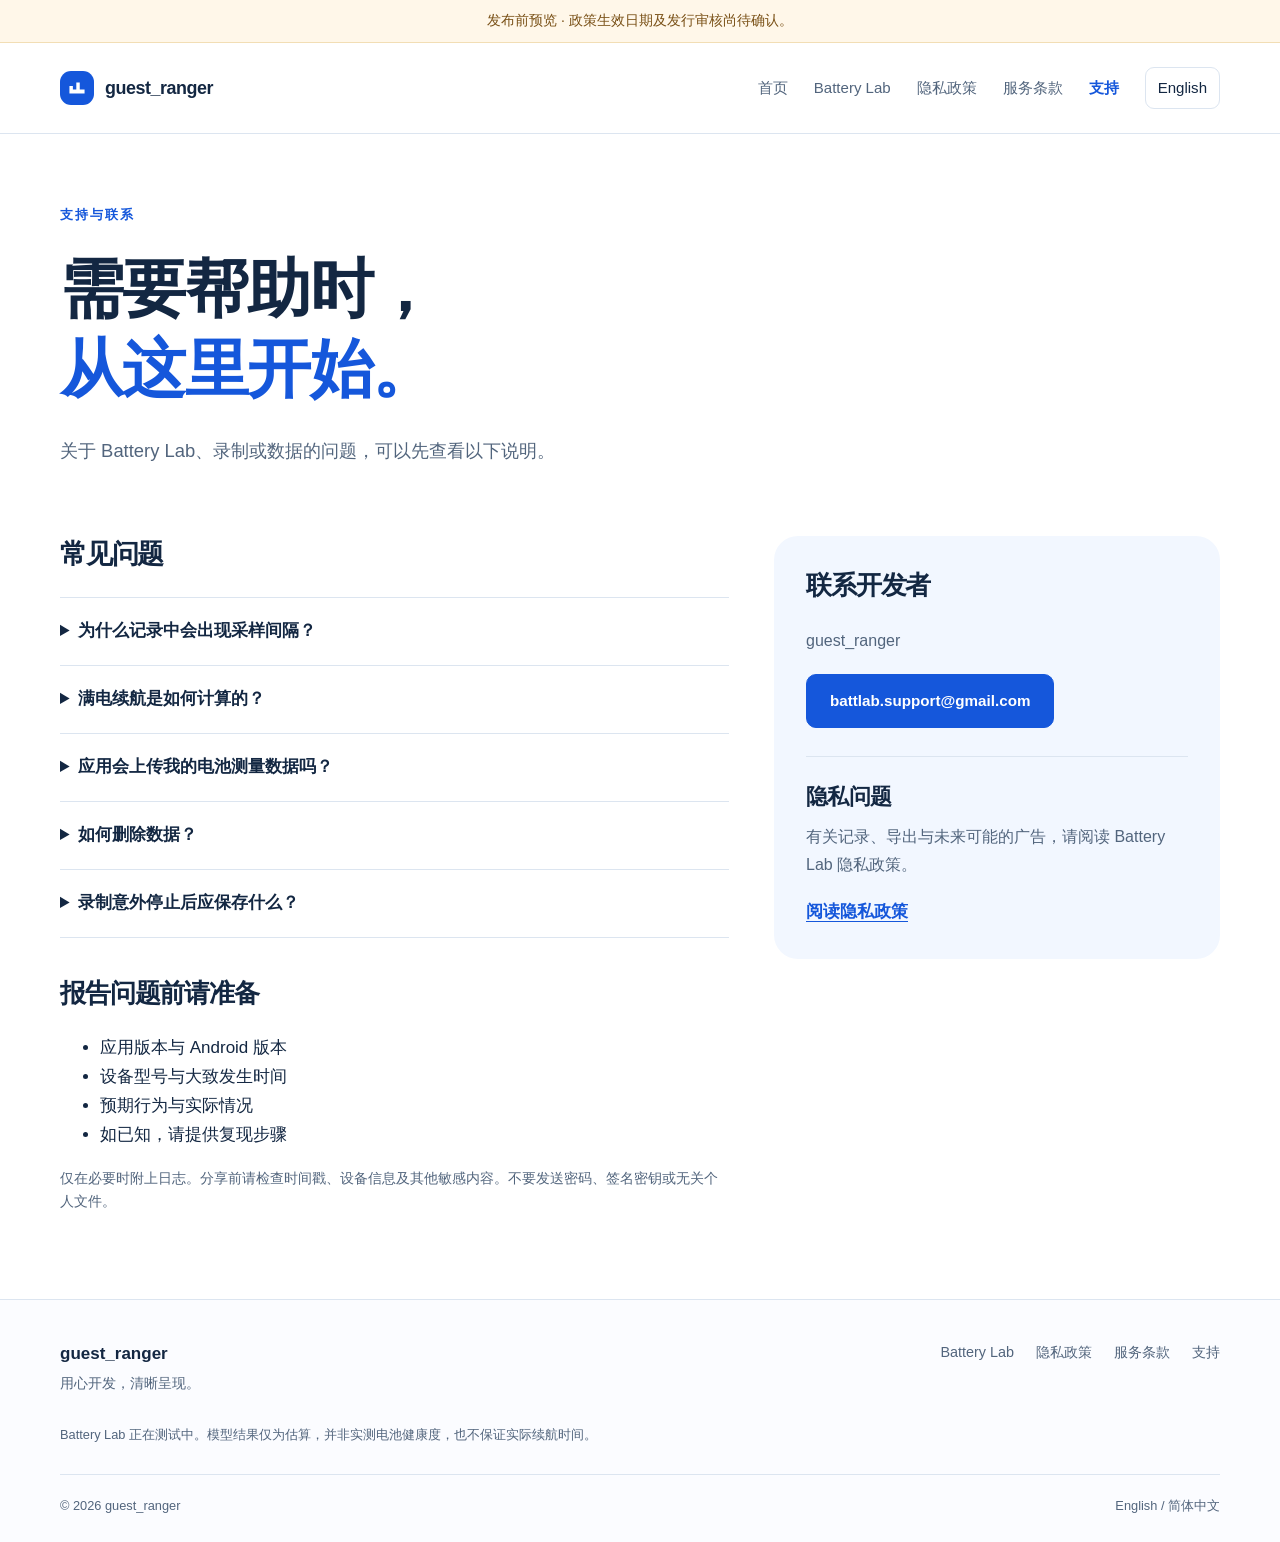
<file: zh/support/index.html>
<!doctype html>
<html lang="zh-CN"><head><meta charset="utf-8"><meta name="viewport" content="width=device-width, initial-scale=1"><meta name="theme-color" content="#1557db"><title>支持与联系 | guest_ranger</title><meta name="description" content="Battery Lab 支持、录制问题、数据删除及开发者联系方式状态。"><meta name="robots" content="noindex, nofollow"><link rel="icon" href="../../assets/favicon.svg" type="image/svg+xml"><link rel="stylesheet" href="../../assets/site.css"><script src="../../assets/site.js" defer></script></head>
<body><a class="skip" href="#main">跳转到正文</a><div class="review-banner">发布前预览 · 政策生效日期及发行审核尚待确认。</div><header class="header"><div class="wrap header-inner"><a class="brand" href="../index.html"><span class="brand-mark"><svg aria-hidden="true" viewBox="0 0 32 32" fill="none"><path d="M5 21v-8h5v5h5V8h5v10h7v6H5Z" fill="currentColor"/></svg></span><span>guest_ranger</span></a><button class="menu-toggle" type="button" aria-expanded="false" aria-controls="navigation">菜单</button><nav class="nav" id="navigation" aria-label="主导航"><a href="../index.html">首页</a><a href="../apps/battery-lab/index.html">Battery Lab</a><a href="../apps/battery-lab/privacy/index.html">隐私政策</a><a href="../terms/index.html">服务条款</a><a href="index.html" aria-current="page">支持</a><a class="lang" href="../../support/index.html" lang="en" hreflang="en" aria-label="English">English</a></nav></div></header><main id="main"><div class="wrap"><header class="page-heading"><span class="eyebrow">支持与联系</span><h1>需要帮助时，<br><span class="accent">从这里开始。</span></h1><p class="lead">关于 Battery Lab、录制或数据的问题，可以先查看以下说明。</p></header><div class="support-grid"><section><h2 style="font-size:1.7rem">常见问题</h2><div class="faq"><details><summary>为什么记录中会出现采样间隔？</summary><p>普通录制不会让手机保持唤醒。Android 休眠或后台限制可能降低采样频率。存在未结束的记录会话，并不能证明采样仍在持续。</p></details><details><summary>满电续航是如何计算的？</summary><p>Lab 使用相同的已保存参考功率比较模型。这是向 0% 电量进行的恒功率推演，并非实测关机时间。首页剩余续航可以使用更近期、符合条件的放电平均功率。</p></details><details><summary>应用会上传我的电池测量数据吗？</summary><p>已检查版本在本地处理数据。是否导出以及保存位置由你选择；支持云端的文件提供商可能同步文件。已检查版本未集成 AdMob。</p></details><details><summary>如何删除数据？</summary><p>可以在应用中删除可操作的原始记录，或通过 Android 清除应用存储来移除全部应用私有数据。导出文件须在保存位置单独删除。模型与归档不会自动过期。</p></details><details><summary>录制意外停止后应保存什么？</summary><p>如可用，请尽量在重启录制前，通过设置 → 录制诊断 → 保存诊断报告导出信息，并记下大致发生时间及应用版本。是否发送报告由你决定。</p></details></div><section style="padding-top:38px"><h2 style="font-size:1.6rem">报告问题前请准备</h2><ul><li>应用版本与 Android 版本</li><li>设备型号与大致发生时间</li><li>预期行为与实际情况</li><li>如已知，请提供复现步骤</li></ul><p class="meta">仅在必要时附上日志。分享前请检查时间戳、设备信息及其他敏感内容。不要发送密码、签名密钥或无关个人文件。</p></section></section><aside class="contact"><h2>联系开发者</h2><p>guest_ranger</p><a class="button" href="mailto:battlab.support@gmail.com">battlab.support@gmail.com</a><hr style="border:0;border-top:1px solid var(--line);margin:28px 0"><h3>隐私问题</h3><p>有关记录、导出与未来可能的广告，请阅读 Battery Lab 隐私政策。</p><a class="text-link" href="../apps/battery-lab/privacy/index.html">阅读隐私政策</a></aside></div></div></main><footer class="footer"><div class="wrap"><div class="footer-top"><div><strong>guest_ranger</strong><br><span class="meta">用心开发，清晰呈现。</span></div><nav class="footer-links" aria-label="页脚导航"><a href="../apps/battery-lab/index.html">Battery Lab</a><a href="../apps/battery-lab/privacy/index.html">隐私政策</a><a href="../terms/index.html">服务条款</a><a href="index.html">支持</a></nav></div><p class="footer-note">Battery Lab 正在测试中。模型结果仅为估算，并非实测电池健康度，也不保证实际续航时间。</p><div class="footer-bottom"><span>© 2026 guest_ranger</span><span>English / 简体中文</span></div></div></footer></body></html>
</file>
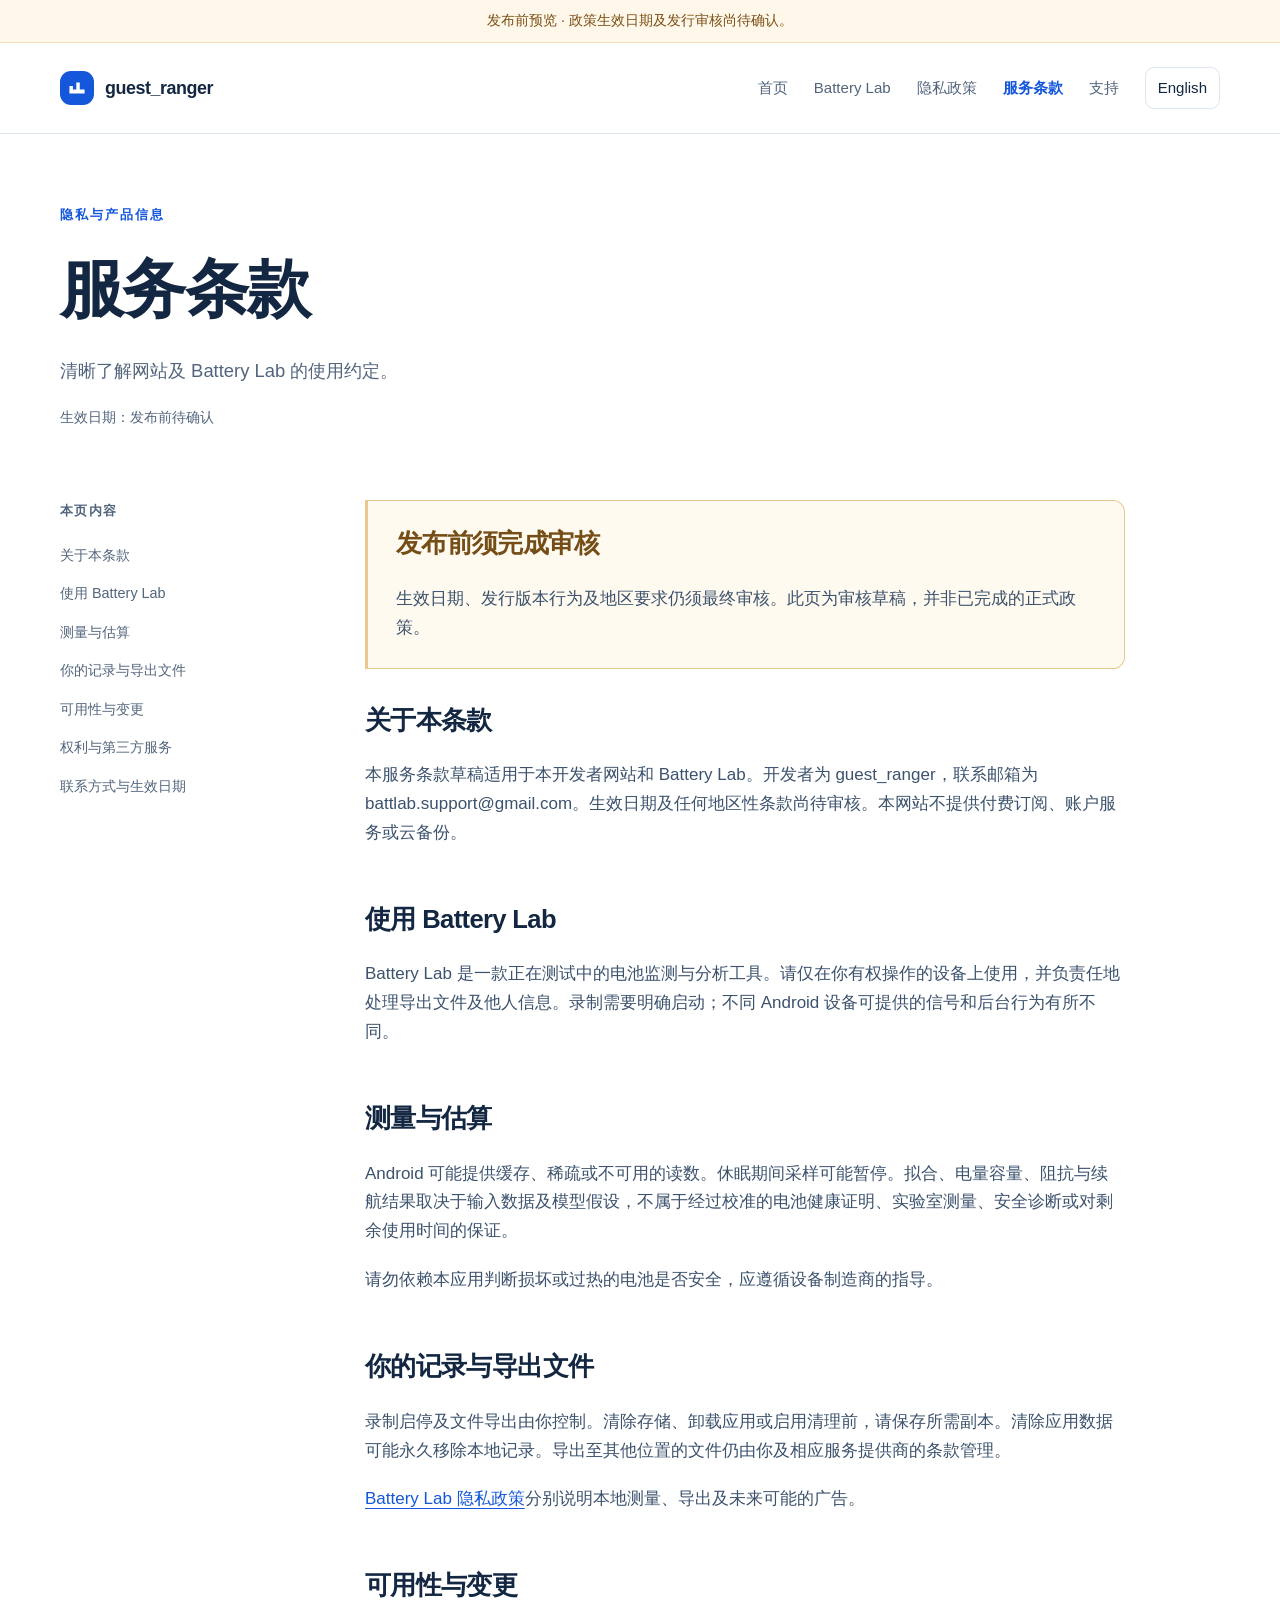
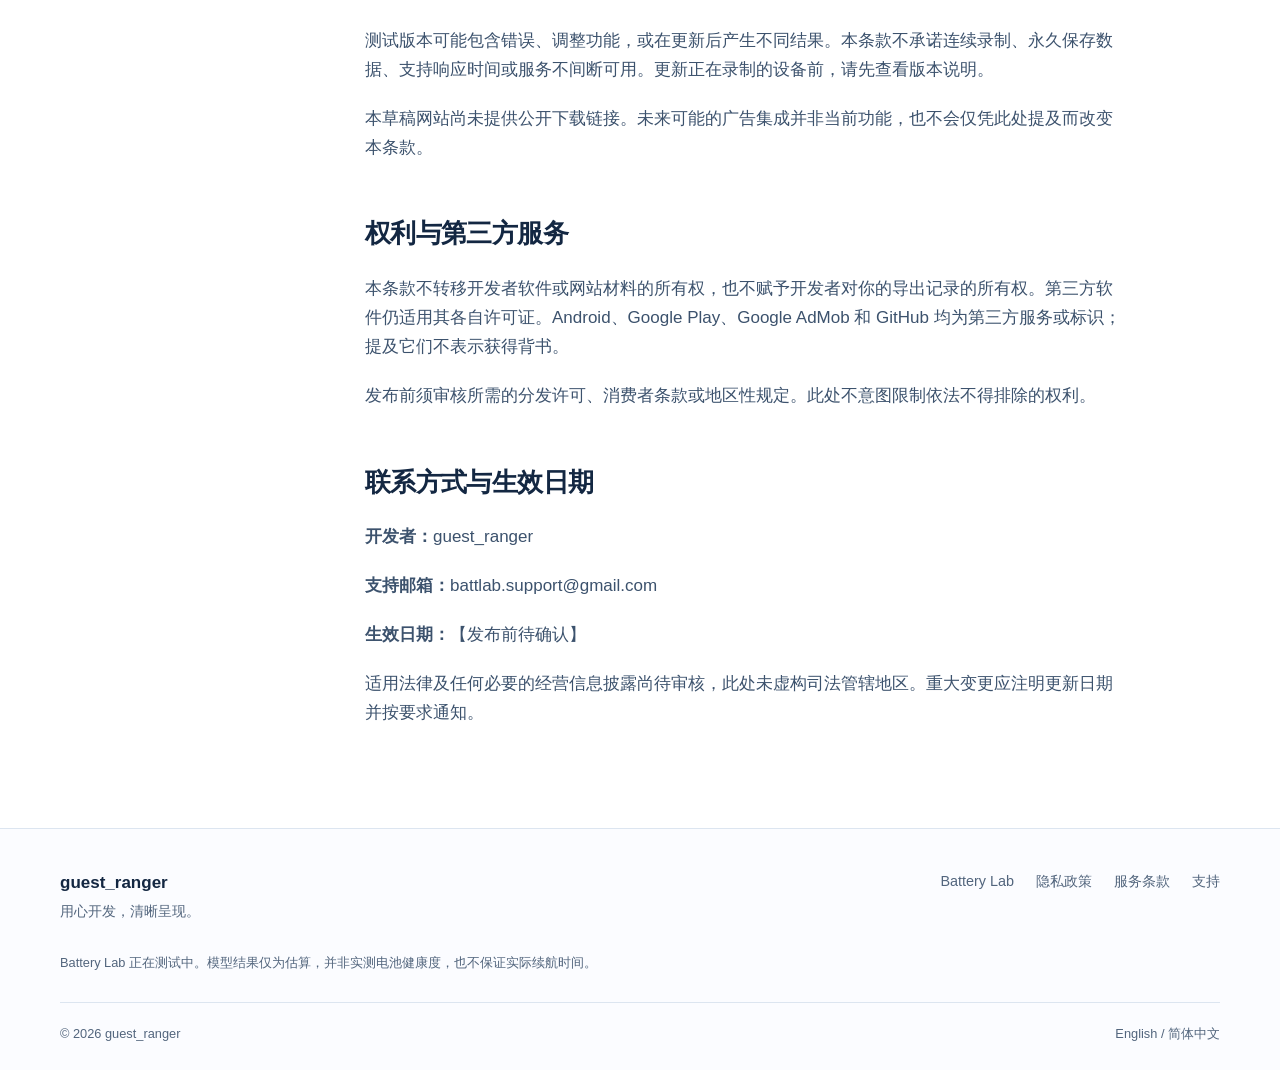
<file: zh/terms/index.html>
<!doctype html>
<html lang="zh-CN"><head><meta charset="utf-8"><meta name="viewport" content="width=device-width, initial-scale=1"><meta name="theme-color" content="#1557db"><title>服务条款 | guest_ranger</title><meta name="description" content="开发者网站及 Battery Lab 服务条款草稿。"><meta name="robots" content="noindex, nofollow"><link rel="icon" href="../../assets/favicon.svg" type="image/svg+xml"><link rel="stylesheet" href="../../assets/site.css"><script src="../../assets/site.js" defer></script></head>
<body><a class="skip" href="#main">跳转到正文</a><div class="review-banner">发布前预览 · 政策生效日期及发行审核尚待确认。</div><header class="header"><div class="wrap header-inner"><a class="brand" href="../index.html"><span class="brand-mark"><svg aria-hidden="true" viewBox="0 0 32 32" fill="none"><path d="M5 21v-8h5v5h5V8h5v10h7v6H5Z" fill="currentColor"/></svg></span><span>guest_ranger</span></a><button class="menu-toggle" type="button" aria-expanded="false" aria-controls="navigation">菜单</button><nav class="nav" id="navigation" aria-label="主导航"><a href="../index.html">首页</a><a href="../apps/battery-lab/index.html">Battery Lab</a><a href="../apps/battery-lab/privacy/index.html">隐私政策</a><a href="index.html" aria-current="page">服务条款</a><a href="../support/index.html">支持</a><a class="lang" href="../../terms/index.html" lang="en" hreflang="en" aria-label="English">English</a></nav></div></header><main id="main"><div class="wrap"><header class="page-heading"><span class="eyebrow">隐私与产品信息</span><h1>服务条款</h1><p class="lead">清晰了解网站及 Battery Lab 的使用约定。</p><p class="meta">生效日期：发布前待确认</p></header><div class="legal-layout"><nav class="toc" aria-label="本页内容"><p>本页内容</p><a href="#scope">关于本条款</a><a href="#use">使用 Battery Lab</a><a href="#estimates">测量与估算</a><a href="#data">你的记录与导出文件</a><a href="#availability">可用性与变更</a><a href="#rights">权利与第三方服务</a><a href="#contact">联系方式与生效日期</a></nav><article class="legal-content"><aside class="callout review"><h2>发布前须完成审核</h2><p>生效日期、发行版本行为及地区要求仍须最终审核。此页为审核草稿，并非已完成的正式政策。</p></aside><section id="scope"><h2>关于本条款</h2><p>本服务条款草稿适用于本开发者网站和 Battery Lab。开发者为 guest_ranger，联系邮箱为 battlab.support@gmail.com。生效日期及任何地区性条款尚待审核。本网站不提供付费订阅、账户服务或云备份。</p></section><section id="use"><h2>使用 Battery Lab</h2><p>Battery Lab 是一款正在测试中的电池监测与分析工具。请仅在你有权操作的设备上使用，并负责任地处理导出文件及他人信息。录制需要明确启动；不同 Android 设备可提供的信号和后台行为有所不同。</p></section><section id="estimates"><h2>测量与估算</h2><p>Android 可能提供缓存、稀疏或不可用的读数。休眠期间采样可能暂停。拟合、电量容量、阻抗与续航结果取决于输入数据及模型假设，不属于经过校准的电池健康证明、实验室测量、安全诊断或对剩余使用时间的保证。</p><p>请勿依赖本应用判断损坏或过热的电池是否安全，应遵循设备制造商的指导。</p></section><section id="data"><h2>你的记录与导出文件</h2><p>录制启停及文件导出由你控制。清除存储、卸载应用或启用清理前，请保存所需副本。清除应用数据可能永久移除本地记录。导出至其他位置的文件仍由你及相应服务提供商的条款管理。</p><p><a href="../apps/battery-lab/privacy/index.html">Battery Lab 隐私政策</a>分别说明本地测量、导出及未来可能的广告。</p></section><section id="availability"><h2>可用性与变更</h2><p>测试版本可能包含错误、调整功能，或在更新后产生不同结果。本条款不承诺连续录制、永久保存数据、支持响应时间或服务不间断可用。更新正在录制的设备前，请先查看版本说明。</p><p>本草稿网站尚未提供公开下载链接。未来可能的广告集成并非当前功能，也不会仅凭此处提及而改变本条款。</p></section><section id="rights"><h2>权利与第三方服务</h2><p>本条款不转移开发者软件或网站材料的所有权，也不赋予开发者对你的导出记录的所有权。第三方软件仍适用其各自许可证。Android、Google Play、Google AdMob 和 GitHub 均为第三方服务或标识；提及它们不表示获得背书。</p><p>发布前须审核所需的分发许可、消费者条款或地区性规定。此处不意图限制依法不得排除的权利。</p></section><section id="contact"><h2>联系方式与生效日期</h2><p><strong>开发者：</strong>guest_ranger</p><p><strong>支持邮箱：</strong>battlab.support@gmail.com</p><p><strong>生效日期：</strong>【发布前待确认】</p><p>适用法律及任何必要的经营信息披露尚待审核，此处未虚构司法管辖地区。重大变更应注明更新日期并按要求通知。</p></section></article></div></div></main><footer class="footer"><div class="wrap"><div class="footer-top"><div><strong>guest_ranger</strong><br><span class="meta">用心开发，清晰呈现。</span></div><nav class="footer-links" aria-label="页脚导航"><a href="../apps/battery-lab/index.html">Battery Lab</a><a href="../apps/battery-lab/privacy/index.html">隐私政策</a><a href="index.html">服务条款</a><a href="../support/index.html">支持</a></nav></div><p class="footer-note">Battery Lab 正在测试中。模型结果仅为估算，并非实测电池健康度，也不保证实际续航时间。</p><div class="footer-bottom"><span>© 2026 guest_ranger</span><span>English / 简体中文</span></div></div></footer></body></html>
</file>
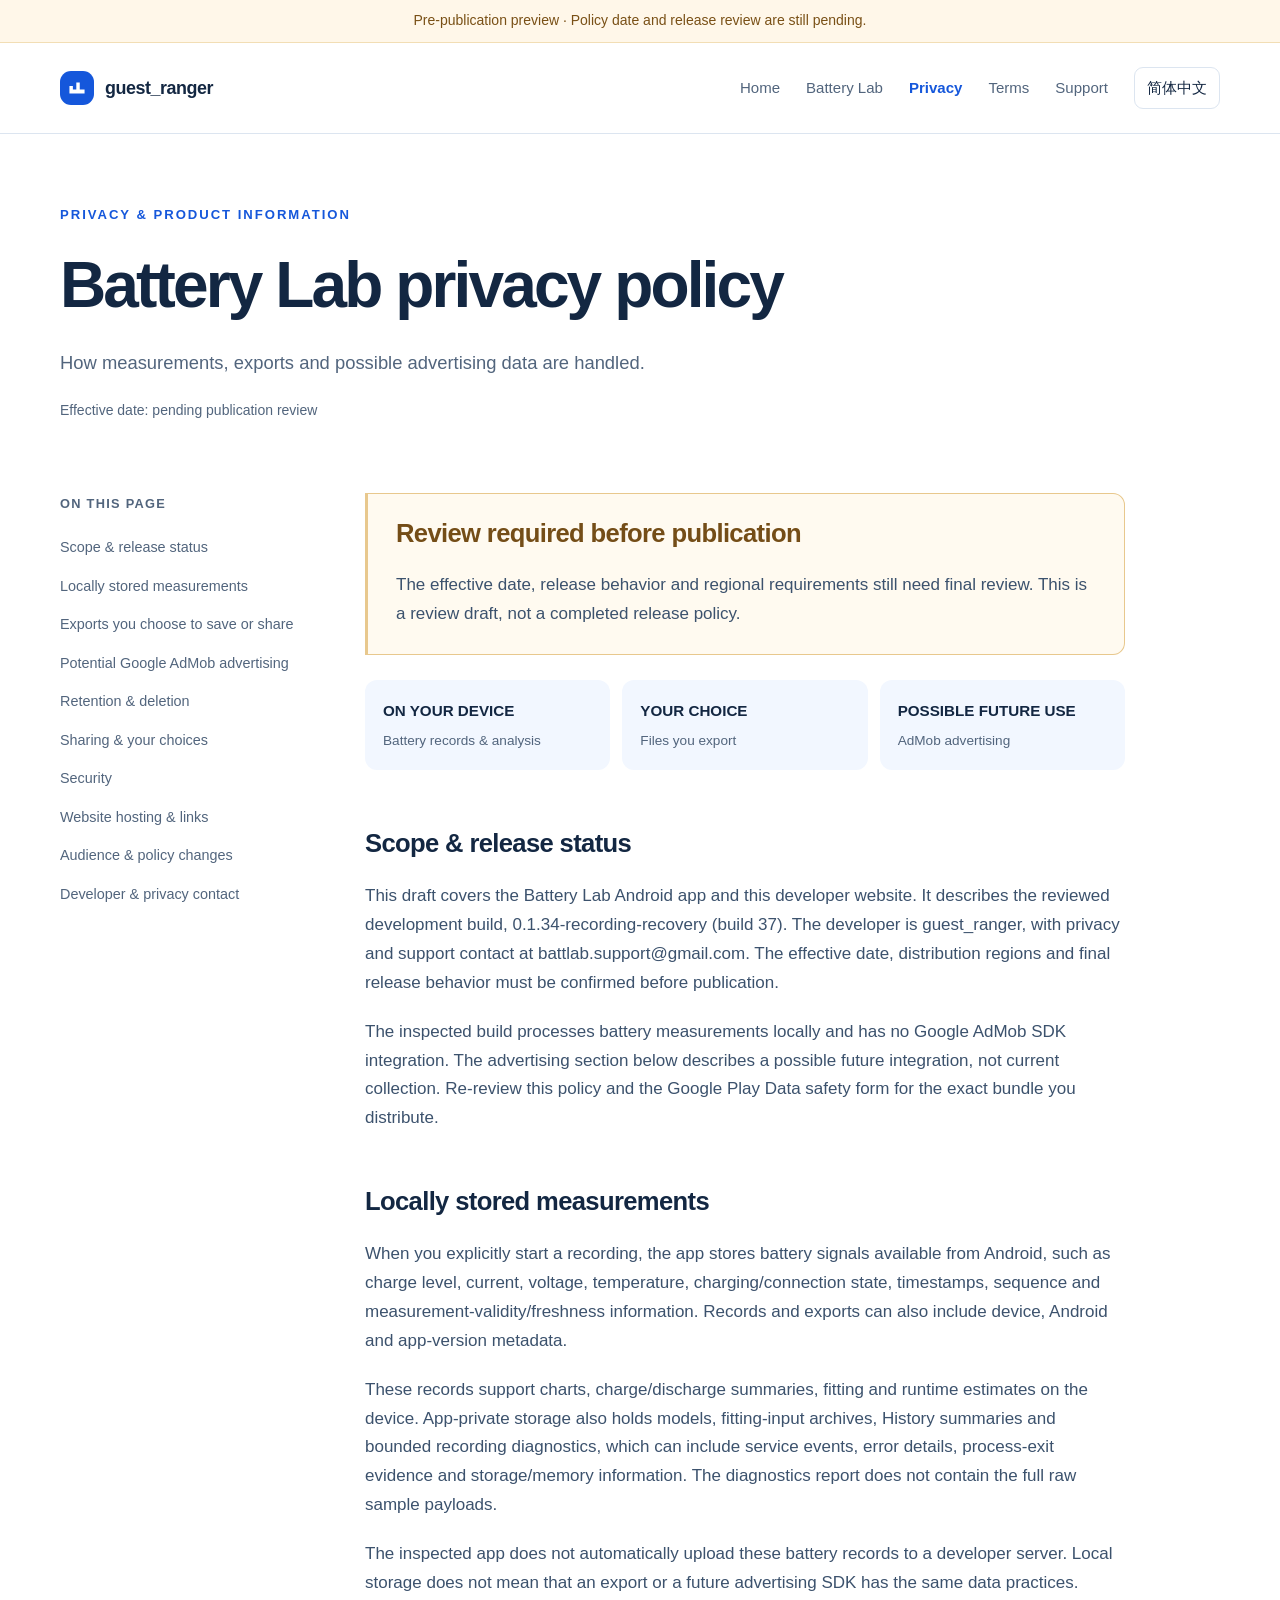
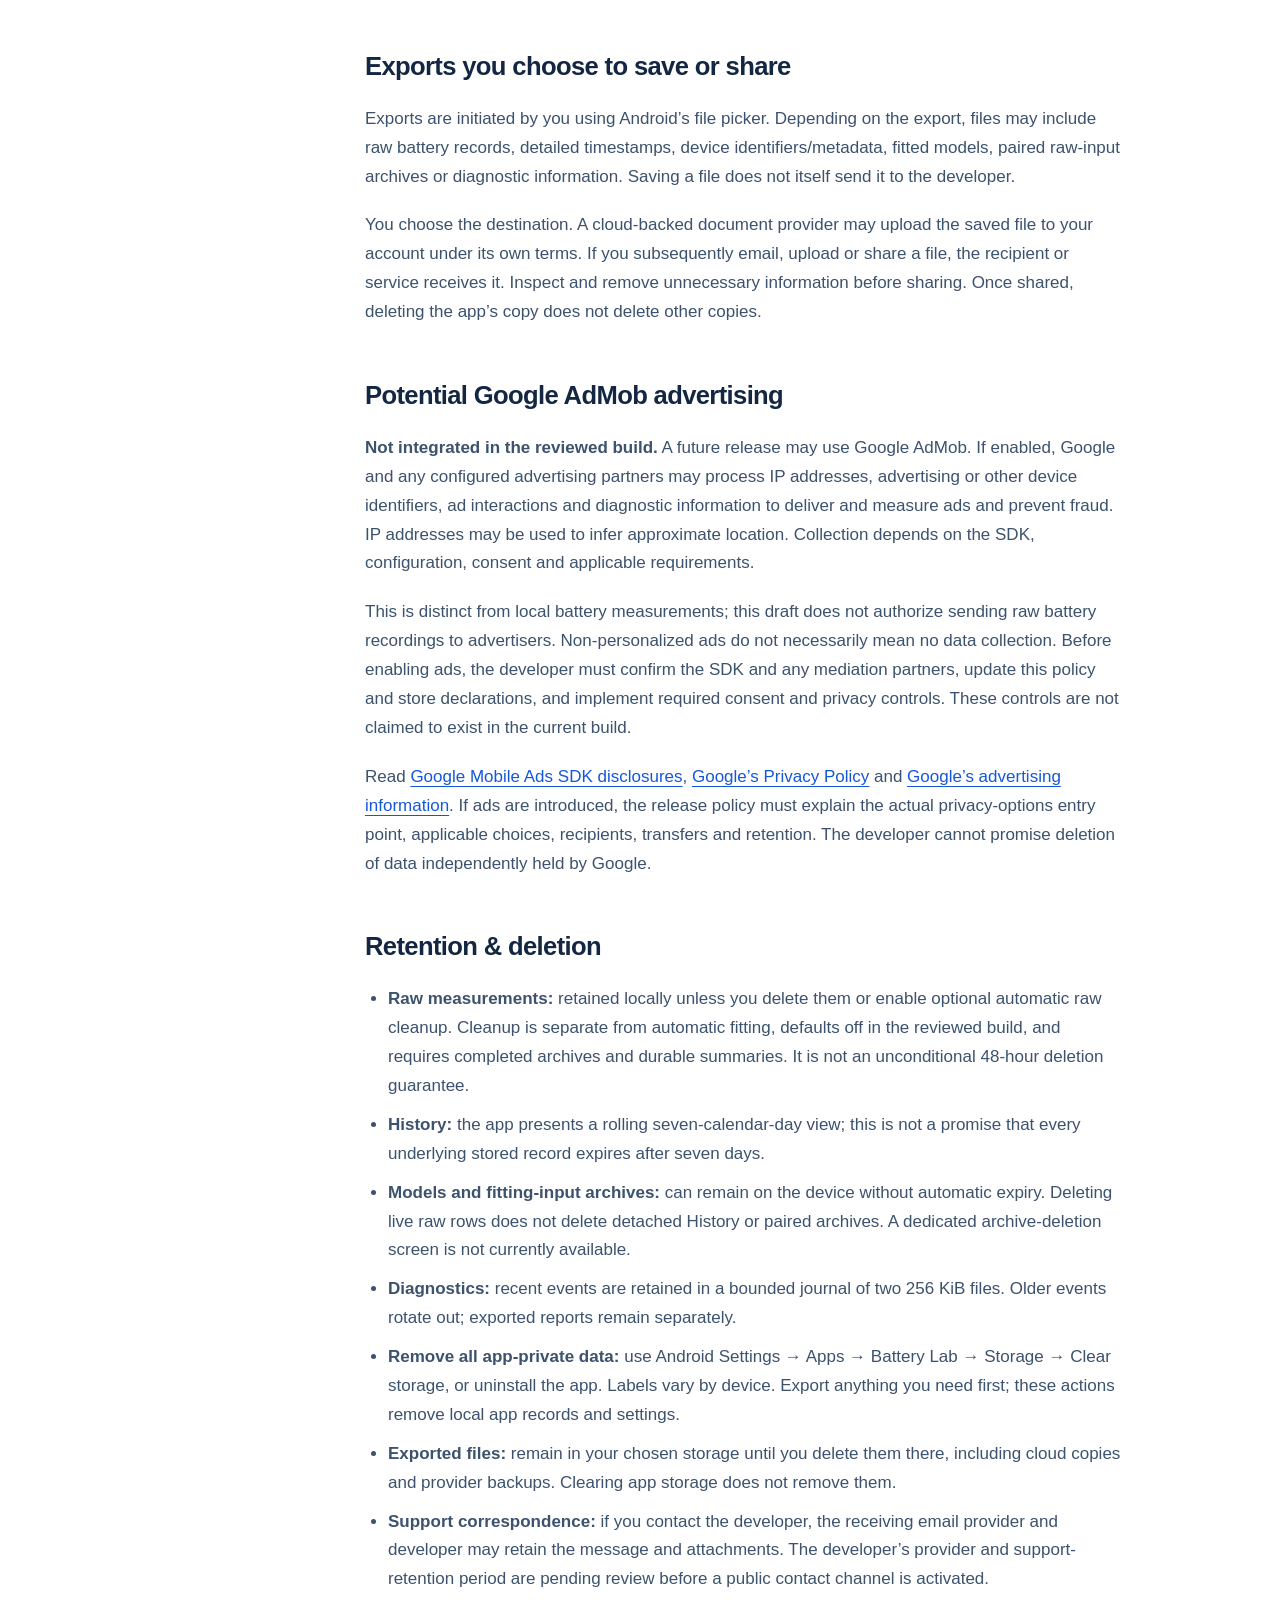
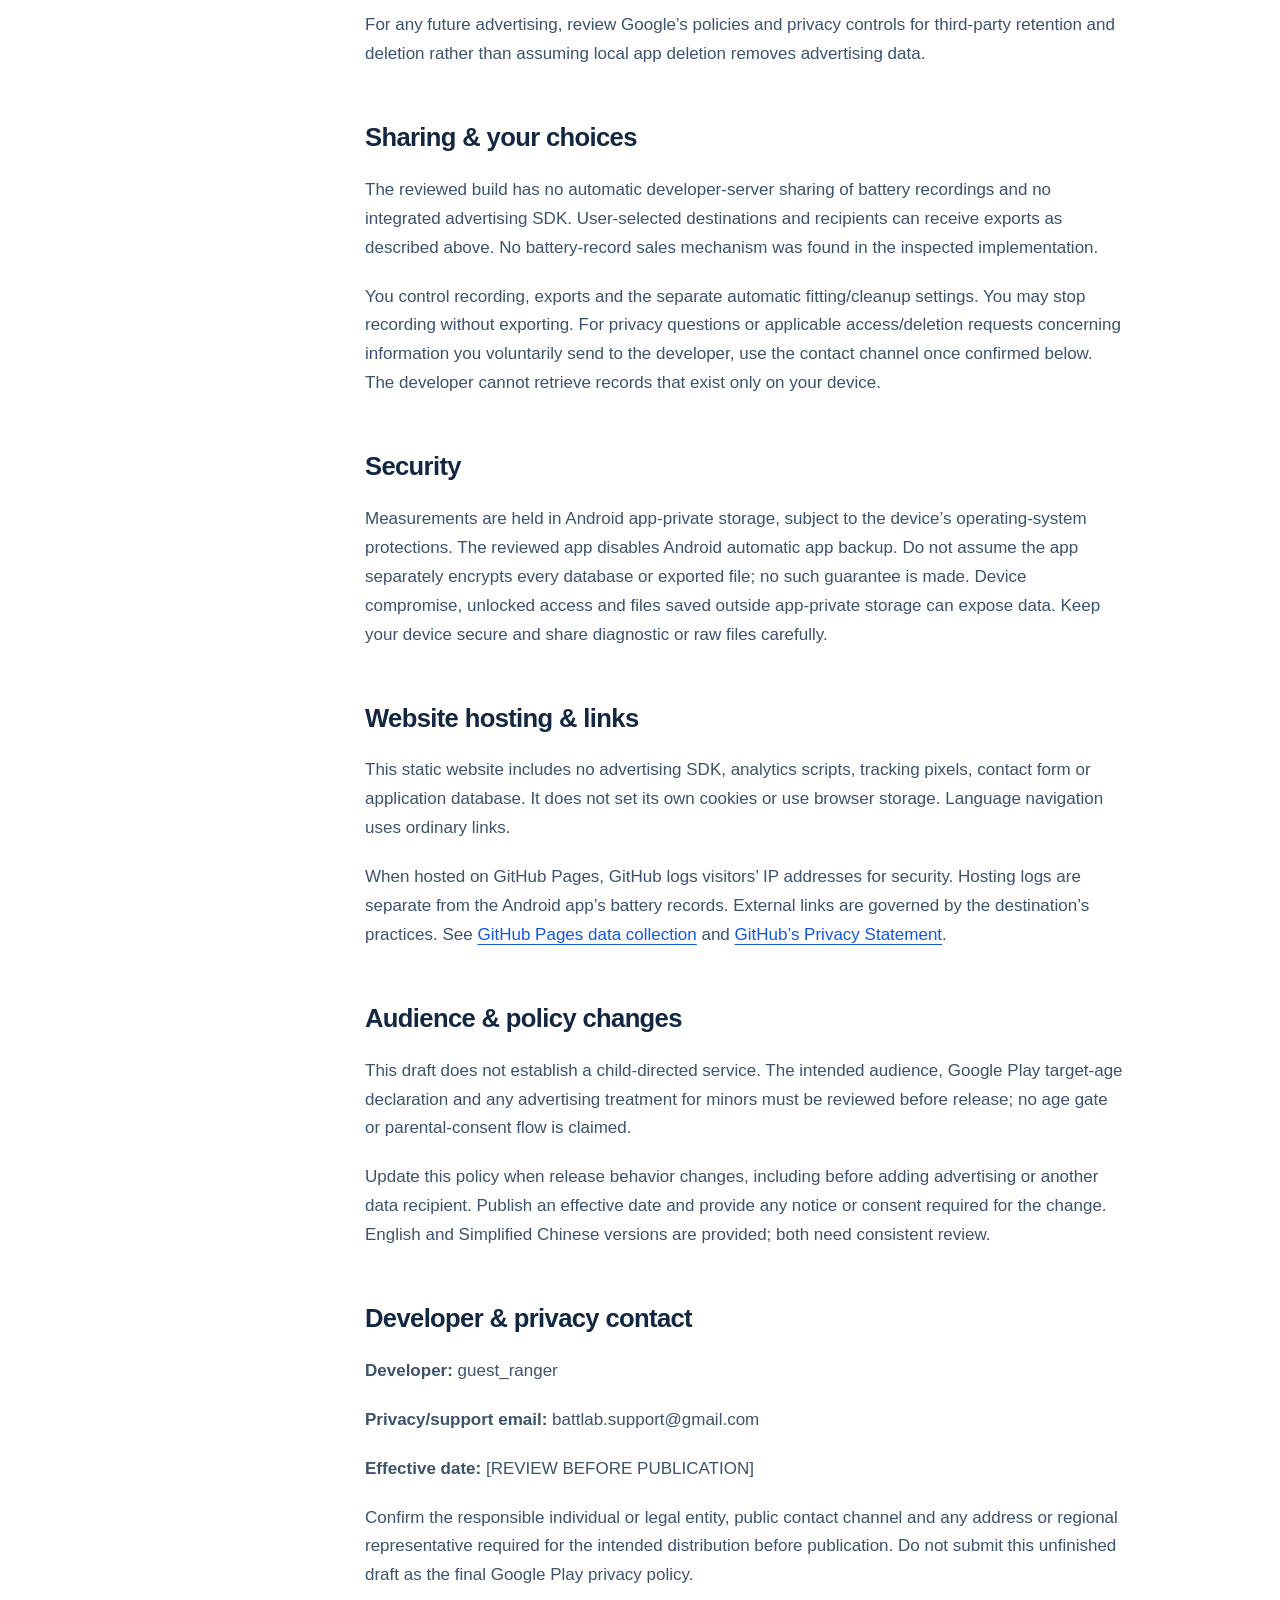
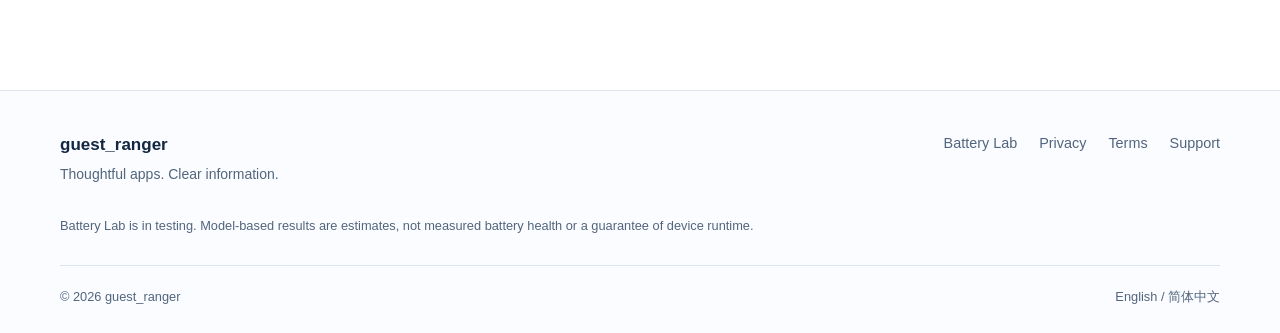
<file: apps/battery-lab/privacy/index.html>
<!doctype html>
<html lang="en"><head><meta charset="utf-8"><meta name="viewport" content="width=device-width, initial-scale=1"><meta name="theme-color" content="#1557db"><title>Battery Lab privacy policy | guest_ranger</title><meta name="description" content="Battery Lab privacy: local measurements, user-initiated exports, retention, deletion and possible future AdMob advertising."><meta name="robots" content="noindex, nofollow"><link rel="icon" href="../../../assets/favicon.svg" type="image/svg+xml"><link rel="stylesheet" href="../../../assets/site.css"><script src="../../../assets/site.js" defer></script></head>
<body><a class="skip" href="#main">Skip to content</a><div class="review-banner">Pre-publication preview · Policy date and release review are still pending.</div><header class="header"><div class="wrap header-inner"><a class="brand" href="../../../index.html"><span class="brand-mark"><svg aria-hidden="true" viewBox="0 0 32 32" fill="none"><path d="M5 21v-8h5v5h5V8h5v10h7v6H5Z" fill="currentColor"/></svg></span><span>guest_ranger</span></a><button class="menu-toggle" type="button" aria-expanded="false" aria-controls="navigation">Menu</button><nav class="nav" id="navigation" aria-label="Main navigation"><a href="../../../index.html">Home</a><a href="../index.html">Battery Lab</a><a href="index.html" aria-current="page">Privacy</a><a href="../../../terms/index.html">Terms</a><a href="../../../support/index.html">Support</a><a class="lang" href="../../../zh/apps/battery-lab/privacy/index.html" lang="zh-CN" hreflang="zh-CN" aria-label="简体中文">简体中文</a></nav></div></header><main id="main"><div class="wrap"><header class="page-heading"><span class="eyebrow">Privacy & product information</span><h1>Battery Lab privacy policy</h1><p class="lead">How measurements, exports and possible advertising data are handled.</p><p class="meta">Effective date: pending publication review</p></header><div class="legal-layout"><nav class="toc" aria-label="On this page"><p>On this page</p><a href="#scope">Scope & release status</a><a href="#measurements">Locally stored measurements</a><a href="#exports">Exports you choose to save or share</a><a href="#advertising">Potential Google AdMob advertising</a><a href="#retention">Retention & deletion</a><a href="#sharing">Sharing & your choices</a><a href="#security">Security</a><a href="#website">Website hosting & links</a><a href="#children">Audience & policy changes</a><a href="#contact">Developer & privacy contact</a></nav><article class="legal-content"><aside class="callout review"><h2>Review required before publication</h2><p>The effective date, release behavior and regional requirements still need final review. This is a review draft, not a completed release policy.</p></aside><div class="data-paths"><div class="data-path"><strong>ON YOUR DEVICE</strong><span>Battery records & analysis</span></div><div class="data-path"><strong>YOUR CHOICE</strong><span>Files you export</span></div><div class="data-path"><strong>POSSIBLE FUTURE USE</strong><span>AdMob advertising</span></div></div><section id="scope"><h2>Scope & release status</h2><p>This draft covers the Battery Lab Android app and this developer website. It describes the reviewed development build, 0.1.34-recording-recovery (build 37). The developer is guest_ranger, with privacy and support contact at battlab.support@gmail.com. The effective date, distribution regions and final release behavior must be confirmed before publication.</p><p>The inspected build processes battery measurements locally and has no Google AdMob SDK integration. The advertising section below describes a possible future integration, not current collection. Re-review this policy and the Google Play Data safety form for the exact bundle you distribute.</p></section><section id="measurements"><h2>Locally stored measurements</h2><p>When you explicitly start a recording, the app stores battery signals available from Android, such as charge level, current, voltage, temperature, charging/connection state, timestamps, sequence and measurement-validity/freshness information. Records and exports can also include device, Android and app-version metadata.</p><p>These records support charts, charge/discharge summaries, fitting and runtime estimates on the device. App-private storage also holds models, fitting-input archives, History summaries and bounded recording diagnostics, which can include service events, error details, process-exit evidence and storage/memory information. The diagnostics report does not contain the full raw sample payloads.</p><p>The inspected app does not automatically upload these battery records to a developer server. Local storage does not mean that an export or a future advertising SDK has the same data practices.</p></section><section id="exports"><h2>Exports you choose to save or share</h2><p>Exports are initiated by you using Android’s file picker. Depending on the export, files may include raw battery records, detailed timestamps, device identifiers/metadata, fitted models, paired raw-input archives or diagnostic information. Saving a file does not itself send it to the developer.</p><p>You choose the destination. A cloud-backed document provider may upload the saved file to your account under its own terms. If you subsequently email, upload or share a file, the recipient or service receives it. Inspect and remove unnecessary information before sharing. Once shared, deleting the app’s copy does not delete other copies.</p></section><section id="advertising"><h2>Potential Google AdMob advertising</h2><p><strong>Not integrated in the reviewed build.</strong> A future release may use Google AdMob. If enabled, Google and any configured advertising partners may process IP addresses, advertising or other device identifiers, ad interactions and diagnostic information to deliver and measure ads and prevent fraud. IP addresses may be used to infer approximate location. Collection depends on the SDK, configuration, consent and applicable requirements.</p><p>This is distinct from local battery measurements; this draft does not authorize sending raw battery recordings to advertisers. Non-personalized ads do not necessarily mean no data collection. Before enabling ads, the developer must confirm the SDK and any mediation partners, update this policy and store declarations, and implement required consent and privacy controls. These controls are not claimed to exist in the current build.</p><p>Read <a href="https://developers.google.com/admob/android/privacy/play-data-disclosure">Google Mobile Ads SDK disclosures</a>, <a href="https://policies.google.com/privacy">Google’s Privacy Policy</a> and <a href="https://policies.google.com/technologies/ads">Google’s advertising information</a>. If ads are introduced, the release policy must explain the actual privacy-options entry point, applicable choices, recipients, transfers and retention. The developer cannot promise deletion of data independently held by Google.</p></section><section id="retention"><h2>Retention & deletion</h2><ul><li><strong>Raw measurements:</strong> retained locally unless you delete them or enable optional automatic raw cleanup. Cleanup is separate from automatic fitting, defaults off in the reviewed build, and requires completed archives and durable summaries. It is not an unconditional 48-hour deletion guarantee.</li><li><strong>History:</strong> the app presents a rolling seven-calendar-day view; this is not a promise that every underlying stored record expires after seven days.</li><li><strong>Models and fitting-input archives:</strong> can remain on the device without automatic expiry. Deleting live raw rows does not delete detached History or paired archives. A dedicated archive-deletion screen is not currently available.</li><li><strong>Diagnostics:</strong> recent events are retained in a bounded journal of two 256 KiB files. Older events rotate out; exported reports remain separately.</li><li><strong>Remove all app-private data:</strong> use Android Settings → Apps → Battery Lab → Storage → Clear storage, or uninstall the app. Labels vary by device. Export anything you need first; these actions remove local app records and settings.</li><li><strong>Exported files:</strong> remain in your chosen storage until you delete them there, including cloud copies and provider backups. Clearing app storage does not remove them.</li><li><strong>Support correspondence:</strong> if you contact the developer, the receiving email provider and developer may retain the message and attachments. The developer’s provider and support-retention period are pending review before a public contact channel is activated.</li></ul><p>For any future advertising, review Google’s policies and privacy controls for third-party retention and deletion rather than assuming local app deletion removes advertising data.</p></section><section id="sharing"><h2>Sharing & your choices</h2><p>The reviewed build has no automatic developer-server sharing of battery recordings and no integrated advertising SDK. User-selected destinations and recipients can receive exports as described above. No battery-record sales mechanism was found in the inspected implementation.</p><p>You control recording, exports and the separate automatic fitting/cleanup settings. You may stop recording without exporting. For privacy questions or applicable access/deletion requests concerning information you voluntarily send to the developer, use the contact channel once confirmed below. The developer cannot retrieve records that exist only on your device.</p></section><section id="security"><h2>Security</h2><p>Measurements are held in Android app-private storage, subject to the device’s operating-system protections. The reviewed app disables Android automatic app backup. Do not assume the app separately encrypts every database or exported file; no such guarantee is made. Device compromise, unlocked access and files saved outside app-private storage can expose data. Keep your device secure and share diagnostic or raw files carefully.</p></section><section id="website"><h2>Website hosting & links</h2><p>This static website includes no advertising SDK, analytics scripts, tracking pixels, contact form or application database. It does not set its own cookies or use browser storage. Language navigation uses ordinary links.</p><p>When hosted on GitHub Pages, GitHub logs visitors’ IP addresses for security. Hosting logs are separate from the Android app’s battery records. External links are governed by the destination’s practices. See <a href="https://docs.github.com/en/pages/getting-started-with-github-pages/what-is-github-pages#data-collection">GitHub Pages data collection</a> and <a href="https://docs.github.com/en/site-policy/privacy-policies/github-general-privacy-statement">GitHub’s Privacy Statement</a>.</p></section><section id="children"><h2>Audience & policy changes</h2><p>This draft does not establish a child-directed service. The intended audience, Google Play target-age declaration and any advertising treatment for minors must be reviewed before release; no age gate or parental-consent flow is claimed.</p><p>Update this policy when release behavior changes, including before adding advertising or another data recipient. Publish an effective date and provide any notice or consent required for the change. English and Simplified Chinese versions are provided; both need consistent review.</p></section><section id="contact"><h2>Developer & privacy contact</h2><p><strong>Developer:</strong> guest_ranger</p><p><strong>Privacy/support email:</strong> battlab.support@gmail.com</p><p><strong>Effective date:</strong> [REVIEW BEFORE PUBLICATION]</p><p>Confirm the responsible individual or legal entity, public contact channel and any address or regional representative required for the intended distribution before publication. Do not submit this unfinished draft as the final Google Play privacy policy.</p></section></article></div></div></main><footer class="footer"><div class="wrap"><div class="footer-top"><div><strong>guest_ranger</strong><br><span class="meta">Thoughtful apps. Clear information.</span></div><nav class="footer-links" aria-label="Footer"><a href="../index.html">Battery Lab</a><a href="index.html">Privacy</a><a href="../../../terms/index.html">Terms</a><a href="../../../support/index.html">Support</a></nav></div><p class="footer-note">Battery Lab is in testing. Model-based results are estimates, not measured battery health or a guarantee of device runtime.</p><div class="footer-bottom"><span>© 2026 guest_ranger</span><span>English / 简体中文</span></div></div></footer></body></html>
</file>
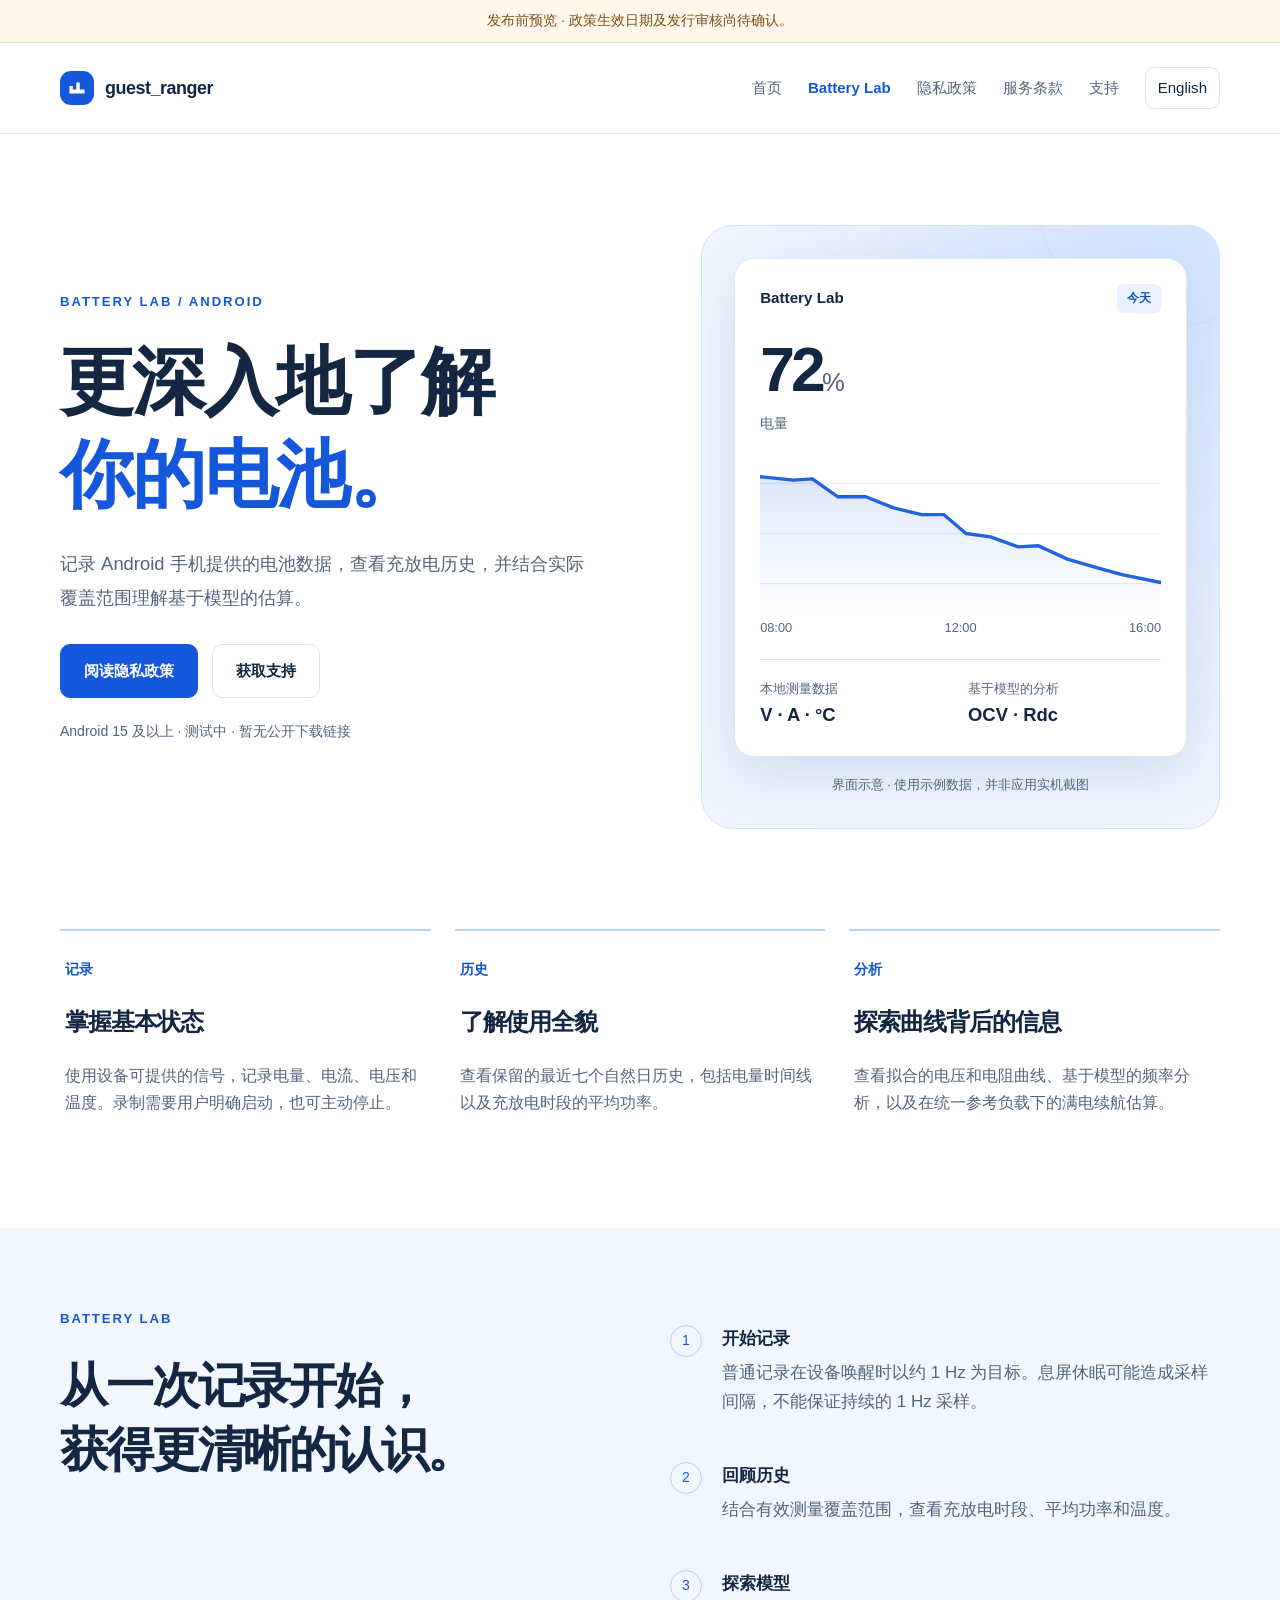
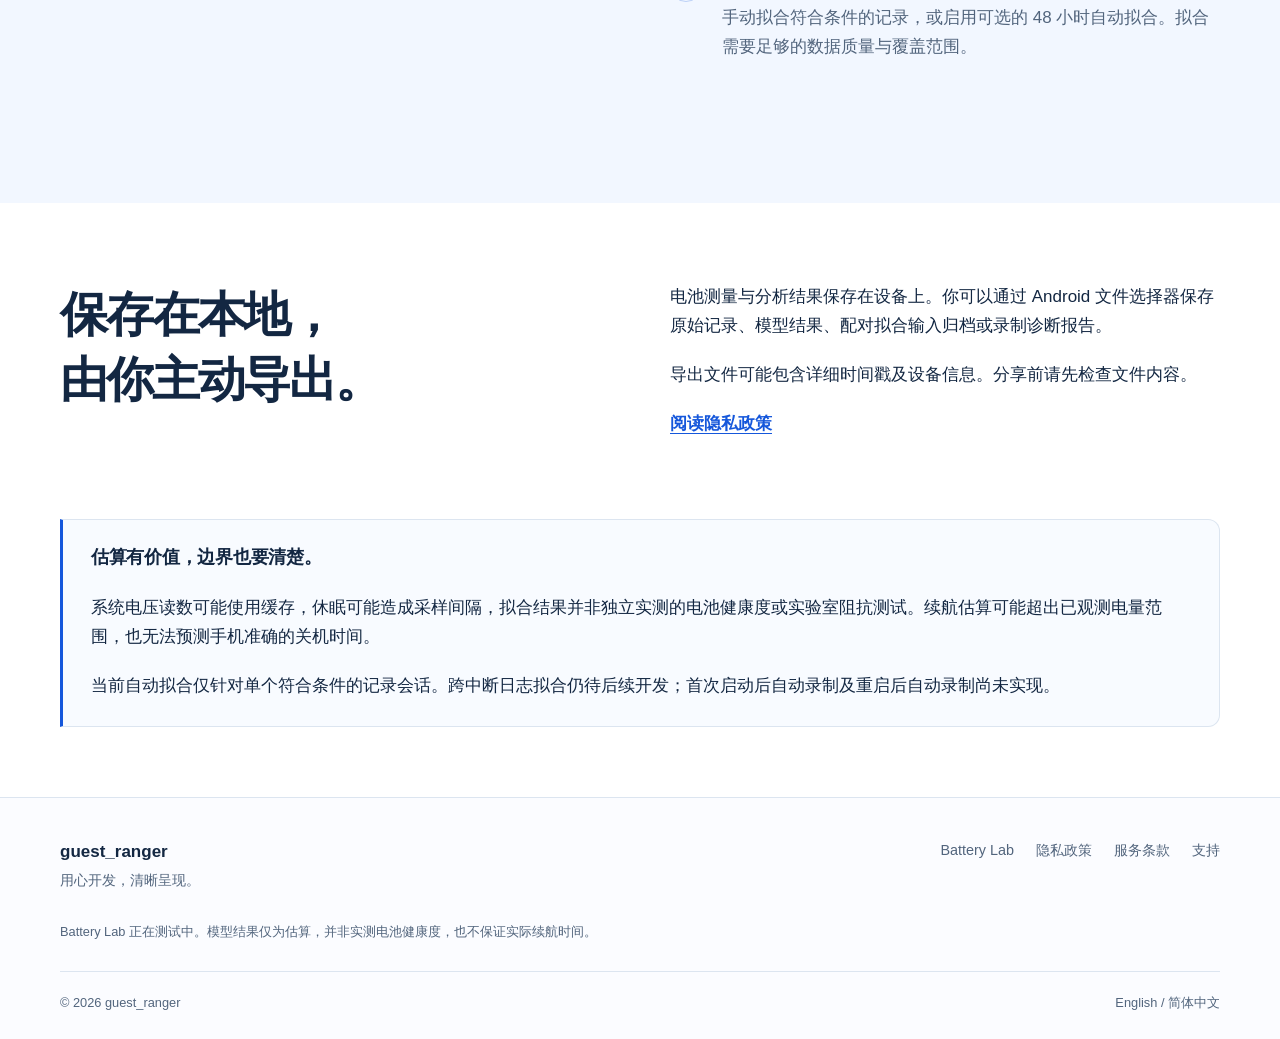
<file: zh/apps/battery-lab/index.html>
<!doctype html>
<html lang="zh-CN"><head><meta charset="utf-8"><meta name="viewport" content="width=device-width, initial-scale=1"><meta name="theme-color" content="#1557db"><title>Battery Lab | guest_ranger</title><meta name="description" content="Battery Lab Android 应用：本地记录、充电历史与模型估算。目前正在测试。"><meta name="robots" content="noindex, nofollow"><link rel="icon" href="../../../assets/favicon.svg" type="image/svg+xml"><link rel="stylesheet" href="../../../assets/site.css"><script src="../../../assets/site.js" defer></script></head>
<body><a class="skip" href="#main">跳转到正文</a><div class="review-banner">发布前预览 · 政策生效日期及发行审核尚待确认。</div><header class="header"><div class="wrap header-inner"><a class="brand" href="../../index.html"><span class="brand-mark"><svg aria-hidden="true" viewBox="0 0 32 32" fill="none"><path d="M5 21v-8h5v5h5V8h5v10h7v6H5Z" fill="currentColor"/></svg></span><span>guest_ranger</span></a><button class="menu-toggle" type="button" aria-expanded="false" aria-controls="navigation">菜单</button><nav class="nav" id="navigation" aria-label="主导航"><a href="../../index.html">首页</a><a href="index.html" aria-current="page">Battery Lab</a><a href="privacy/index.html">隐私政策</a><a href="../../terms/index.html">服务条款</a><a href="../../support/index.html">支持</a><a class="lang" href="../../../apps/battery-lab/index.html" lang="en" hreflang="en" aria-label="English">English</a></nav></div></header><main id="main"><div class="wrap"><section class="hero"><div><span class="eyebrow">Battery Lab / Android</span><h1>更深入地了解<br><span class="accent">你的电池。</span></h1><p class="lead">记录 Android 手机提供的电池数据，查看充放电历史，并结合实际覆盖范围理解基于模型的估算。</p><div class="actions"><a class="button" href="privacy/index.html">阅读隐私政策</a><a class="button secondary" href="../../support/index.html">获取支持</a></div><p class="subtle">Android 15 及以上 · 测试中 · 暂无公开下载链接</p></div><figure class="visual" aria-label="界面示意 · 使用示例数据，并非应用实机截图" style="margin:0">
      <div class="instrument"><div class="instrument-head"><span>Battery Lab</span><span class="pill">今天</span></div>
      <div class="battery-number">72<small>%</small></div><span class="meta">电量</span>
      <svg class="chart" viewBox="0 0 360 150" fill="none" aria-hidden="true"><defs><linearGradient id="chart-fill" x1="0" y1="0" x2="0" y2="150" gradientUnits="userSpaceOnUse"><stop stop-color="#2e6de6" stop-opacity=".19"/><stop offset="1" stop-color="#2e6de6" stop-opacity="0"/></linearGradient></defs><path d="M0 30H360M0 75H360M0 120H360" stroke="#e9eef7"/><path d="M0 24 30 27 47 26 70 42 95 42 120 52 145 58 165 58 185 75 207 78 232 87 250 86 276 98 300 105 325 112 360 119V150H0Z" fill="url(#chart-fill)"/><path d="M0 24 30 27 47 26 70 42 95 42 120 52 145 58 165 58 185 75 207 78 232 87 250 86 276 98 300 105 325 112 360 119" stroke="#2362df" stroke-width="3" stroke-linejoin="round" stroke-linecap="round"/></svg>
      <div class="chart-labels"><span>08:00</span><span>12:00</span><span>16:00</span></div>
      <div class="mini-stats"><div><span>本地测量数据</span><strong>V · A · °C</strong></div><div><span>基于模型的分析</span><strong>OCV · Rdc</strong></div></div></div>
      <figcaption class="visual-caption">界面示意 · 使用示例数据，并非应用实机截图</figcaption></figure></section><section class="section" style="padding-top:25px"><div class="feature-grid"><article class="feature"><span class="feature-icon">记录</span><h2 style="font-size:1.5rem">掌握基本状态</h2><p>使用设备可提供的信号，记录电量、电流、电压和温度。录制需要用户明确启动，也可主动停止。</p></article><article class="feature"><span class="feature-icon">历史</span><h2 style="font-size:1.5rem">了解使用全貌</h2><p>查看保留的最近七个自然日历史，包括电量时间线以及充放电时段的平均功率。</p></article><article class="feature"><span class="feature-icon">分析</span><h2 style="font-size:1.5rem">探索曲线背后的信息</h2><p>查看拟合的电压和电阻曲线、基于模型的频率分析，以及在统一参考负载下的满电续航估算。</p></article></div></section></div><section class="section tint"><div class="wrap split"><div><span class="eyebrow">Battery Lab</span><h2>从一次记录开始，<br>获得更清晰的认识。</h2></div><ol class="steps"><li><strong>开始记录</strong><p>普通记录在设备唤醒时以约 1 Hz 为目标。息屏休眠可能造成采样间隔，不能保证持续的 1 Hz 采样。</p></li><li><strong>回顾历史</strong><p>结合有效测量覆盖范围，查看充放电时段、平均功率和温度。</p></li><li><strong>探索模型</strong><p>手动拟合符合条件的记录，或启用可选的 48 小时自动拟合。拟合需要足够的数据质量与覆盖范围。</p></li></ol></div></section><div class="wrap"><section class="section split"><h2>保存在本地，<br>由你主动导出。</h2><div><p>电池测量与分析结果保存在设备上。你可以通过 Android 文件选择器保存原始记录、模型结果、配对拟合输入归档或录制诊断报告。</p><p>导出文件可能包含详细时间戳及设备信息。分享前请先检查文件内容。</p><a class="text-link" href="privacy/index.html">阅读隐私政策</a></div></section><aside class="callout" style="margin-bottom:70px"><h2>估算有价值，边界也要清楚。</h2><p>系统电压读数可能使用缓存，休眠可能造成采样间隔，拟合结果并非独立实测的电池健康度或实验室阻抗测试。续航估算可能超出已观测电量范围，也无法预测手机准确的关机时间。</p><p>当前自动拟合仅针对单个符合条件的记录会话。跨中断日志拟合仍待后续开发；首次启动后自动录制及重启后自动录制尚未实现。</p></aside></div></main><footer class="footer"><div class="wrap"><div class="footer-top"><div><strong>guest_ranger</strong><br><span class="meta">用心开发，清晰呈现。</span></div><nav class="footer-links" aria-label="页脚导航"><a href="index.html">Battery Lab</a><a href="privacy/index.html">隐私政策</a><a href="../../terms/index.html">服务条款</a><a href="../../support/index.html">支持</a></nav></div><p class="footer-note">Battery Lab 正在测试中。模型结果仅为估算，并非实测电池健康度，也不保证实际续航时间。</p><div class="footer-bottom"><span>© 2026 guest_ranger</span><span>English / 简体中文</span></div></div></footer></body></html>
</file>
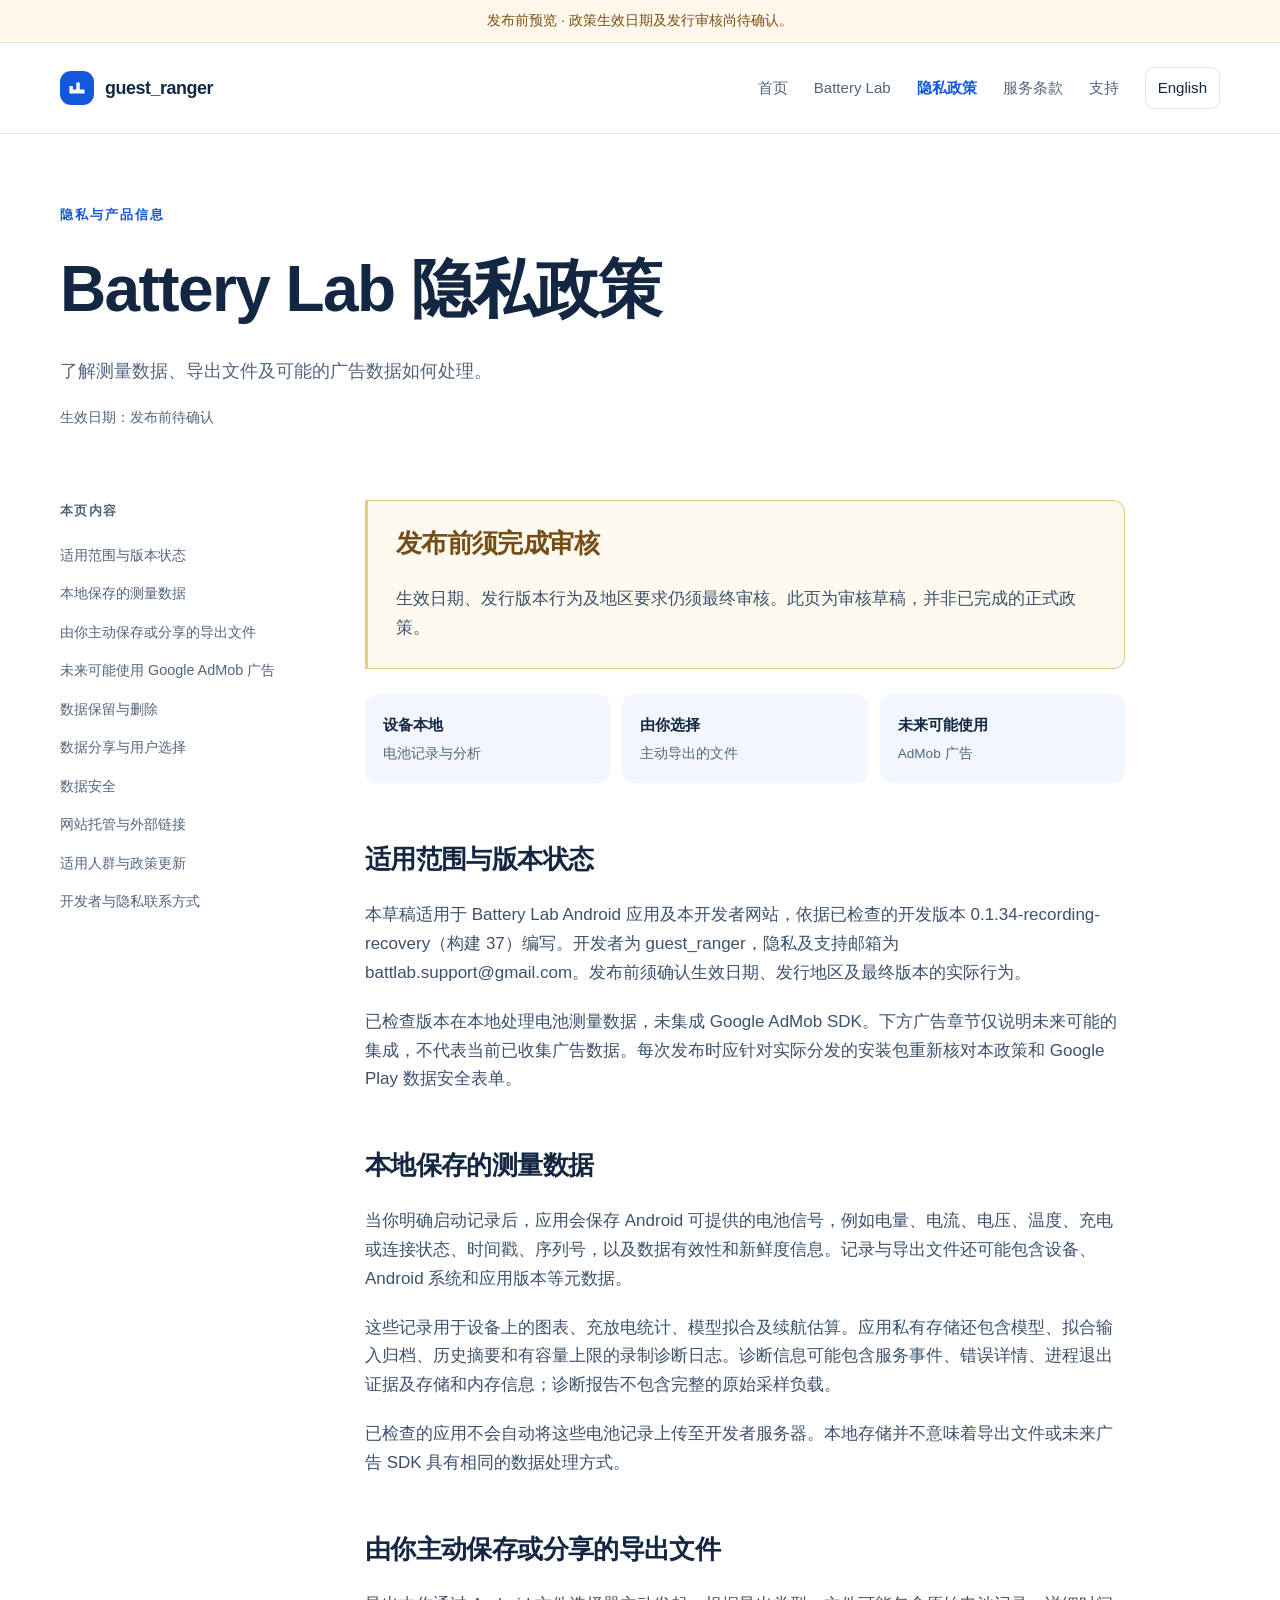
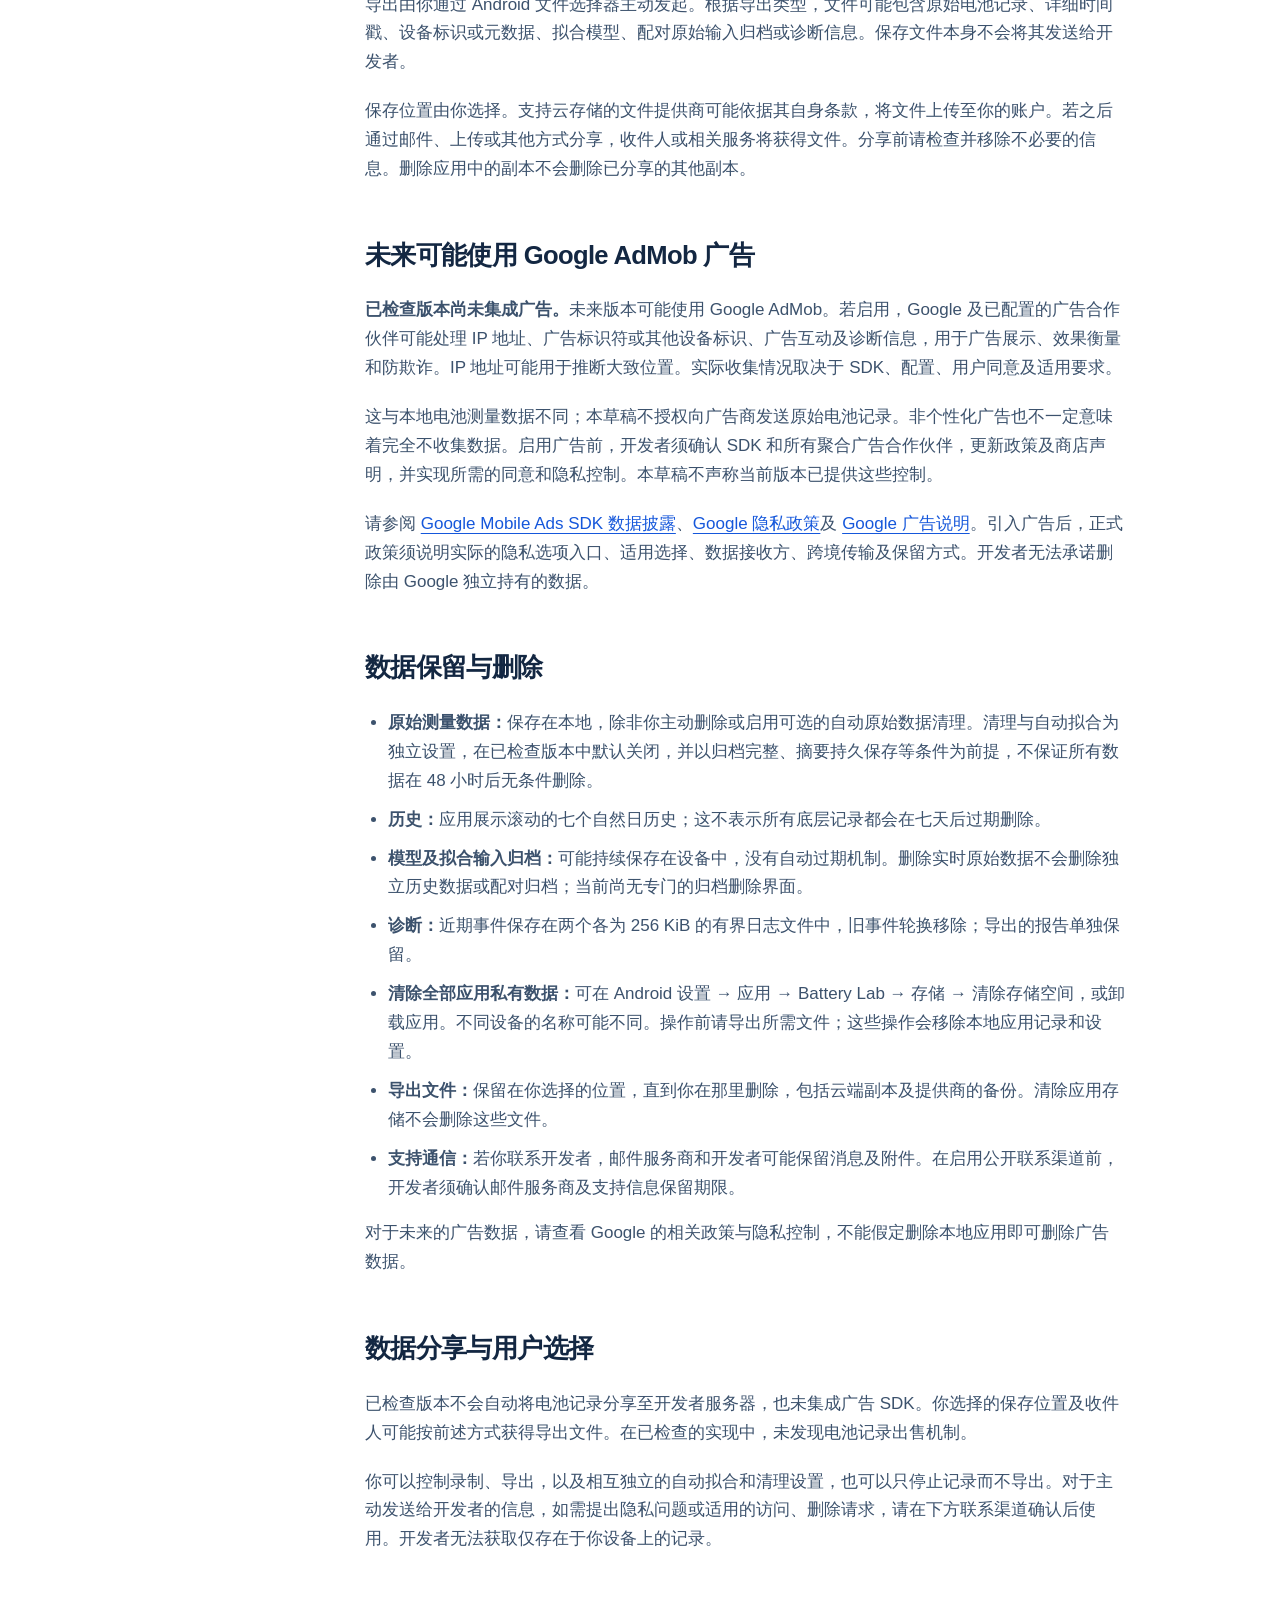
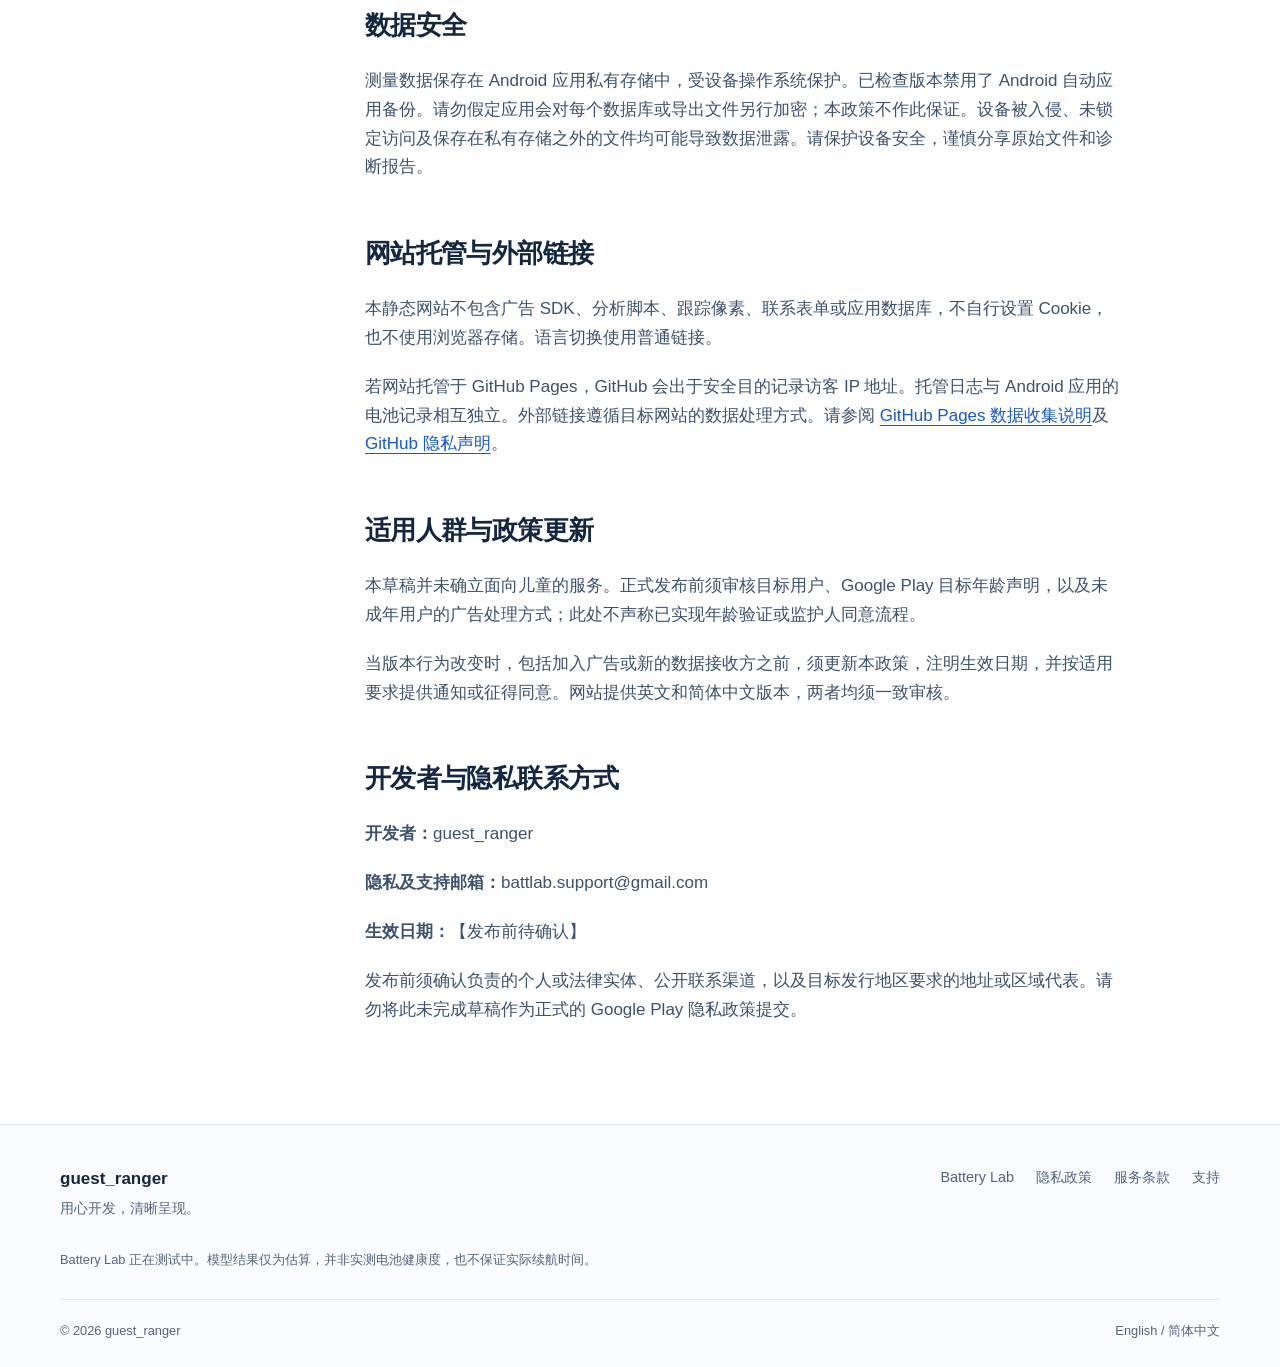
<file: zh/apps/battery-lab/privacy/index.html>
<!doctype html>
<html lang="zh-CN"><head><meta charset="utf-8"><meta name="viewport" content="width=device-width, initial-scale=1"><meta name="theme-color" content="#1557db"><title>Battery Lab 隐私政策 | guest_ranger</title><meta name="description" content="Battery Lab 隐私政策：本地测量、主动导出、保留与删除，以及未来可能的 AdMob 广告。"><meta name="robots" content="noindex, nofollow"><link rel="icon" href="../../../../assets/favicon.svg" type="image/svg+xml"><link rel="stylesheet" href="../../../../assets/site.css"><script src="../../../../assets/site.js" defer></script></head>
<body><a class="skip" href="#main">跳转到正文</a><div class="review-banner">发布前预览 · 政策生效日期及发行审核尚待确认。</div><header class="header"><div class="wrap header-inner"><a class="brand" href="../../../index.html"><span class="brand-mark"><svg aria-hidden="true" viewBox="0 0 32 32" fill="none"><path d="M5 21v-8h5v5h5V8h5v10h7v6H5Z" fill="currentColor"/></svg></span><span>guest_ranger</span></a><button class="menu-toggle" type="button" aria-expanded="false" aria-controls="navigation">菜单</button><nav class="nav" id="navigation" aria-label="主导航"><a href="../../../index.html">首页</a><a href="../index.html">Battery Lab</a><a href="index.html" aria-current="page">隐私政策</a><a href="../../../terms/index.html">服务条款</a><a href="../../../support/index.html">支持</a><a class="lang" href="../../../../apps/battery-lab/privacy/index.html" lang="en" hreflang="en" aria-label="English">English</a></nav></div></header><main id="main"><div class="wrap"><header class="page-heading"><span class="eyebrow">隐私与产品信息</span><h1>Battery Lab 隐私政策</h1><p class="lead">了解测量数据、导出文件及可能的广告数据如何处理。</p><p class="meta">生效日期：发布前待确认</p></header><div class="legal-layout"><nav class="toc" aria-label="本页内容"><p>本页内容</p><a href="#scope">适用范围与版本状态</a><a href="#measurements">本地保存的测量数据</a><a href="#exports">由你主动保存或分享的导出文件</a><a href="#advertising">未来可能使用 Google AdMob 广告</a><a href="#retention">数据保留与删除</a><a href="#sharing">数据分享与用户选择</a><a href="#security">数据安全</a><a href="#website">网站托管与外部链接</a><a href="#children">适用人群与政策更新</a><a href="#contact">开发者与隐私联系方式</a></nav><article class="legal-content"><aside class="callout review"><h2>发布前须完成审核</h2><p>生效日期、发行版本行为及地区要求仍须最终审核。此页为审核草稿，并非已完成的正式政策。</p></aside><div class="data-paths"><div class="data-path"><strong>设备本地</strong><span>电池记录与分析</span></div><div class="data-path"><strong>由你选择</strong><span>主动导出的文件</span></div><div class="data-path"><strong>未来可能使用</strong><span>AdMob 广告</span></div></div><section id="scope"><h2>适用范围与版本状态</h2><p>本草稿适用于 Battery Lab Android 应用及本开发者网站，依据已检查的开发版本 0.1.34-recording-recovery（构建 37）编写。开发者为 guest_ranger，隐私及支持邮箱为 battlab.support@gmail.com。发布前须确认生效日期、发行地区及最终版本的实际行为。</p><p>已检查版本在本地处理电池测量数据，未集成 Google AdMob SDK。下方广告章节仅说明未来可能的集成，不代表当前已收集广告数据。每次发布时应针对实际分发的安装包重新核对本政策和 Google Play 数据安全表单。</p></section><section id="measurements"><h2>本地保存的测量数据</h2><p>当你明确启动记录后，应用会保存 Android 可提供的电池信号，例如电量、电流、电压、温度、充电或连接状态、时间戳、序列号，以及数据有效性和新鲜度信息。记录与导出文件还可能包含设备、Android 系统和应用版本等元数据。</p><p>这些记录用于设备上的图表、充放电统计、模型拟合及续航估算。应用私有存储还包含模型、拟合输入归档、历史摘要和有容量上限的录制诊断日志。诊断信息可能包含服务事件、错误详情、进程退出证据及存储和内存信息；诊断报告不包含完整的原始采样负载。</p><p>已检查的应用不会自动将这些电池记录上传至开发者服务器。本地存储并不意味着导出文件或未来广告 SDK 具有相同的数据处理方式。</p></section><section id="exports"><h2>由你主动保存或分享的导出文件</h2><p>导出由你通过 Android 文件选择器主动发起。根据导出类型，文件可能包含原始电池记录、详细时间戳、设备标识或元数据、拟合模型、配对原始输入归档或诊断信息。保存文件本身不会将其发送给开发者。</p><p>保存位置由你选择。支持云存储的文件提供商可能依据其自身条款，将文件上传至你的账户。若之后通过邮件、上传或其他方式分享，收件人或相关服务将获得文件。分享前请检查并移除不必要的信息。删除应用中的副本不会删除已分享的其他副本。</p></section><section id="advertising"><h2>未来可能使用 Google AdMob 广告</h2><p><strong>已检查版本尚未集成广告。</strong>未来版本可能使用 Google AdMob。若启用，Google 及已配置的广告合作伙伴可能处理 IP 地址、广告标识符或其他设备标识、广告互动及诊断信息，用于广告展示、效果衡量和防欺诈。IP 地址可能用于推断大致位置。实际收集情况取决于 SDK、配置、用户同意及适用要求。</p><p>这与本地电池测量数据不同；本草稿不授权向广告商发送原始电池记录。非个性化广告也不一定意味着完全不收集数据。启用广告前，开发者须确认 SDK 和所有聚合广告合作伙伴，更新政策及商店声明，并实现所需的同意和隐私控制。本草稿不声称当前版本已提供这些控制。</p><p>请参阅 <a href="https://developers.google.com/admob/android/privacy/play-data-disclosure">Google Mobile Ads SDK 数据披露</a>、<a href="https://policies.google.com/privacy?hl=zh-CN">Google 隐私政策</a>及 <a href="https://policies.google.com/technologies/ads?hl=zh-CN">Google 广告说明</a>。引入广告后，正式政策须说明实际的隐私选项入口、适用选择、数据接收方、跨境传输及保留方式。开发者无法承诺删除由 Google 独立持有的数据。</p></section><section id="retention"><h2>数据保留与删除</h2><ul><li><strong>原始测量数据：</strong>保存在本地，除非你主动删除或启用可选的自动原始数据清理。清理与自动拟合为独立设置，在已检查版本中默认关闭，并以归档完整、摘要持久保存等条件为前提，不保证所有数据在 48 小时后无条件删除。</li><li><strong>历史：</strong>应用展示滚动的七个自然日历史；这不表示所有底层记录都会在七天后过期删除。</li><li><strong>模型及拟合输入归档：</strong>可能持续保存在设备中，没有自动过期机制。删除实时原始数据不会删除独立历史数据或配对归档；当前尚无专门的归档删除界面。</li><li><strong>诊断：</strong>近期事件保存在两个各为 256 KiB 的有界日志文件中，旧事件轮换移除；导出的报告单独保留。</li><li><strong>清除全部应用私有数据：</strong>可在 Android 设置 → 应用 → Battery Lab → 存储 → 清除存储空间，或卸载应用。不同设备的名称可能不同。操作前请导出所需文件；这些操作会移除本地应用记录和设置。</li><li><strong>导出文件：</strong>保留在你选择的位置，直到你在那里删除，包括云端副本及提供商的备份。清除应用存储不会删除这些文件。</li><li><strong>支持通信：</strong>若你联系开发者，邮件服务商和开发者可能保留消息及附件。在启用公开联系渠道前，开发者须确认邮件服务商及支持信息保留期限。</li></ul><p>对于未来的广告数据，请查看 Google 的相关政策与隐私控制，不能假定删除本地应用即可删除广告数据。</p></section><section id="sharing"><h2>数据分享与用户选择</h2><p>已检查版本不会自动将电池记录分享至开发者服务器，也未集成广告 SDK。你选择的保存位置及收件人可能按前述方式获得导出文件。在已检查的实现中，未发现电池记录出售机制。</p><p>你可以控制录制、导出，以及相互独立的自动拟合和清理设置，也可以只停止记录而不导出。对于主动发送给开发者的信息，如需提出隐私问题或适用的访问、删除请求，请在下方联系渠道确认后使用。开发者无法获取仅存在于你设备上的记录。</p></section><section id="security"><h2>数据安全</h2><p>测量数据保存在 Android 应用私有存储中，受设备操作系统保护。已检查版本禁用了 Android 自动应用备份。请勿假定应用会对每个数据库或导出文件另行加密；本政策不作此保证。设备被入侵、未锁定访问及保存在私有存储之外的文件均可能导致数据泄露。请保护设备安全，谨慎分享原始文件和诊断报告。</p></section><section id="website"><h2>网站托管与外部链接</h2><p>本静态网站不包含广告 SDK、分析脚本、跟踪像素、联系表单或应用数据库，不自行设置 Cookie，也不使用浏览器存储。语言切换使用普通链接。</p><p>若网站托管于 GitHub Pages，GitHub 会出于安全目的记录访客 IP 地址。托管日志与 Android 应用的电池记录相互独立。外部链接遵循目标网站的数据处理方式。请参阅 <a href="https://docs.github.com/en/pages/getting-started-with-github-pages/what-is-github-pages#data-collection">GitHub Pages 数据收集说明</a>及 <a href="https://docs.github.com/en/site-policy/privacy-policies/github-general-privacy-statement">GitHub 隐私声明</a>。</p></section><section id="children"><h2>适用人群与政策更新</h2><p>本草稿并未确立面向儿童的服务。正式发布前须审核目标用户、Google Play 目标年龄声明，以及未成年用户的广告处理方式；此处不声称已实现年龄验证或监护人同意流程。</p><p>当版本行为改变时，包括加入广告或新的数据接收方之前，须更新本政策，注明生效日期，并按适用要求提供通知或征得同意。网站提供英文和简体中文版本，两者均须一致审核。</p></section><section id="contact"><h2>开发者与隐私联系方式</h2><p><strong>开发者：</strong>guest_ranger</p><p><strong>隐私及支持邮箱：</strong>battlab.support@gmail.com</p><p><strong>生效日期：</strong>【发布前待确认】</p><p>发布前须确认负责的个人或法律实体、公开联系渠道，以及目标发行地区要求的地址或区域代表。请勿将此未完成草稿作为正式的 Google Play 隐私政策提交。</p></section></article></div></div></main><footer class="footer"><div class="wrap"><div class="footer-top"><div><strong>guest_ranger</strong><br><span class="meta">用心开发，清晰呈现。</span></div><nav class="footer-links" aria-label="页脚导航"><a href="../index.html">Battery Lab</a><a href="index.html">隐私政策</a><a href="../../../terms/index.html">服务条款</a><a href="../../../support/index.html">支持</a></nav></div><p class="footer-note">Battery Lab 正在测试中。模型结果仅为估算，并非实测电池健康度，也不保证实际续航时间。</p><div class="footer-bottom"><span>© 2026 guest_ranger</span><span>English / 简体中文</span></div></div></footer></body></html>
</file>
<file: assets/site.css>
:root{--blue:#1557db;--ink:#132742;--muted:#52657d;--line:#dce5f0;--pale:#f2f7ff;--white:#fff;--radius:24px;--max:1160px}*{box-sizing:border-box}html{scroll-behavior:smooth;scroll-padding-top:110px}body{margin:0;color:var(--ink);background:#fff;font:17px/1.7 -apple-system,BlinkMacSystemFont,"Segoe UI","Noto Sans SC","Microsoft YaHei",sans-serif;-webkit-font-smoothing:antialiased}a{color:var(--blue);text-underline-offset:4px}a:hover{text-decoration-thickness:2px}button{font:inherit}h1,h2,h3,p{margin-top:0}h1,h2,h3{line-height:1.13;letter-spacing:-.045em}h1{font-size:clamp(2.6rem,5.8vw,5.2rem);font-weight:650;margin-bottom:26px}h2{font-size:clamp(2rem,3.8vw,3rem);font-weight:650;margin-bottom:24px}h3{font-size:1.35rem;letter-spacing:-.025em;margin-bottom:14px}p{margin-bottom:20px}.wrap{width:min(var(--max),calc(100% - 64px));margin-inline:auto}.skip{position:absolute;left:20px;top:-80px;padding:12px 20px;background:#fff;z-index:100}.skip:focus{top:12px}:focus-visible{outline:3px solid #c66b00;outline-offset:5px;border-radius:4px}.review-banner{background:#fff7e9;color:#795016;text-align:center;padding:9px 20px;font-size:.875rem;border-bottom:1px solid #f2deb5}.header{background:#fff;border-bottom:1px solid var(--line);position:relative;z-index:10}.header-inner{min-height:90px;display:flex;align-items:center;justify-content:space-between;gap:24px}.brand{display:flex;align-items:center;gap:11px;text-decoration:none;color:var(--ink);font-weight:650;letter-spacing:-.025em;font-size:1.12rem}.brand-mark{width:34px;height:34px;background:var(--blue);color:#fff;border-radius:11px;display:grid;place-items:center;flex:none}.brand-mark svg{width:22px;height:22px}.nav{display:flex;align-items:center;gap:26px}.nav a{font-size:.94rem;color:var(--muted);text-decoration:none}.nav a[aria-current=page]{color:var(--blue);font-weight:650}.nav a:hover{color:var(--blue)}.nav .lang{padding:7px 12px;border:1px solid var(--line);border-radius:9px;color:var(--ink);white-space:nowrap}.menu-toggle{display:none;border:1px solid var(--line);border-radius:8px;background:#fff;padding:7px 12px;color:var(--ink)}.eyebrow{display:block;font-size:.82rem;text-transform:uppercase;letter-spacing:.15em;font-weight:750;color:var(--blue);margin-bottom:23px}.hero{padding:91px 0 75px;display:grid;grid-template-columns:1.12fr 1fr;gap:60px;align-items:center}.hero .lead{font-size:1.15rem;color:var(--muted);max-width:540px;line-height:1.8}.accent{color:var(--blue)}.actions{display:flex;flex-wrap:wrap;gap:14px;margin-top:30px}.button{padding:13px 23px;border-radius:10px;background:var(--blue);color:#fff;text-decoration:none;font-weight:650;display:inline-flex;align-items:center;justify-content:center;border:1px solid var(--blue);font-size:.95rem;min-height:50px}.button:hover{background:#1046b5;text-decoration:none}.button.secondary{background:#fff;border-color:var(--line);color:var(--ink)}.button.secondary:hover{background:var(--pale)}.subtle{font-size:.875rem;color:var(--muted);margin-top:22px}.visual{position:relative;border:1px solid #d4e1fa;border-radius:32px;padding:32px;background:radial-gradient(ellipse at 90% 0%,#d1e3ff,transparent 65%),#eff5ff;overflow:hidden;min-width:0}.visual:before{content:"";position:absolute;width:260px;height:260px;border:1px solid #cfdef9;border-radius:50%;top:-160px;right:-80px}.instrument{position:relative;background:#fff;border:1px solid #e0e8f4;box-shadow:0 18px 55px #173d7820;border-radius:20px;padding:25px}.instrument-head{display:flex;justify-content:space-between;align-items:center;gap:10px;font-weight:650;font-size:.95rem}.pill{display:inline-block;padding:4px 10px;border-radius:6px;color:#1551b3;background:#eaf2ff;font-size:.78rem;font-weight:650;letter-spacing:.02em}.battery-number{font-size:3.9rem;line-height:1.25;font-weight:600;letter-spacing:-.06em;margin-top:18px}.battery-number small{font-size:1.6rem;font-weight:400;color:var(--muted)}.chart{display:block;width:100%;height:auto;margin-top:12px}.chart-labels{display:flex;justify-content:space-between;font-size:.8rem;color:var(--muted)}.mini-stats{display:grid;grid-template-columns:1fr 1fr;border-top:1px solid var(--line);padding-top:18px;margin-top:20px;gap:15px}.mini-stats span{display:block;color:var(--muted);font-size:.8rem}.mini-stats strong{font-size:1.15rem;font-weight:600}.visual-caption{position:relative;margin:17px 0 0;color:#4e6585;font-size:.8rem;text-align:center}.principles{display:grid;grid-template-columns:repeat(3,1fr);border-block:1px solid var(--line);padding-block:24px;gap:24px}.principles strong{font-weight:650;display:block;font-size:.95rem}.principles span{font-size:.875rem;color:var(--muted)}.section{padding-block:80px}.section-head{display:flex;justify-content:space-between;gap:35px;align-items:end;margin-bottom:35px}.section-head h2{margin:0}.section-head p{margin:0;max-width:430px;color:var(--muted)}.app-card{display:grid;grid-template-columns:1.15fr 1fr;border:1px solid var(--line);border-radius:var(--radius);overflow:hidden}.app-info{padding:40px}.app-info h3{font-size:2rem;margin-top:20px}.app-info p{max-width:510px;color:var(--muted)}.app-tags{display:flex;gap:9px;flex-wrap:wrap;margin-bottom:22px}.app-tags span{font-size:.8rem;border:1px solid var(--line);border-radius:6px;padding:3px 10px;color:var(--muted)}.app-art{background:var(--pale);display:flex;align-items:center;justify-content:center;min-height:280px;position:relative;overflow:hidden}.app-art svg{width:70%;max-width:300px}.icon-tile{width:56px;height:56px;border-radius:17px;background:var(--blue);color:#fff;display:grid;place-items:center}.icon-tile svg{width:33px;height:33px}.about{display:grid;grid-template-columns:.8fr 1.2fr;gap:80px;padding-block:65px;border-top:1px solid var(--line)}.about p{color:var(--muted);max-width:610px}.text-link{font-weight:650}.page-heading{padding:70px 0 50px;max-width:820px}.page-heading h1{font-size:clamp(2.5rem,5vw,4.5rem)}.page-heading .lead{color:var(--muted);font-size:1.15rem}.feature-grid{display:grid;grid-template-columns:repeat(3,1fr);gap:24px}.feature{border-top:2px solid #bed2f8;padding:26px 5px 12px}.feature .feature-icon{font-size:.9rem;color:var(--blue);font-weight:650;display:block;margin-bottom:24px}.feature p{color:var(--muted);font-size:1rem}.tint{background:var(--pale)}.split{display:grid;grid-template-columns:1fr 1fr;gap:60px;align-items:start}.steps{padding:0;list-style:none;counter-reset:steps}.steps li{counter-increment:steps;position:relative;padding:0 0 25px 52px}.steps li:before{content:counter(steps);position:absolute;left:0;top:0;width:30px;height:30px;border:1px solid #bcd1f7;border-radius:50%;display:grid;place-items:center;font-size:.875rem;color:var(--blue)}.steps strong{display:block}.steps p{color:var(--muted);margin-top:5px}.callout{padding:25px 28px;border:1px solid var(--line);border-left:3px solid var(--blue);border-radius:0 12px 12px 0;background:#f8fbff}.callout p:last-child{margin-bottom:0}.callout.review{background:#fffaf0;border-color:#e8c88d;color:#744d17}.callout h2,.callout h3{font-size:1.15rem;letter-spacing:-.015em}.legal-layout{display:grid;grid-template-columns:240px minmax(0,760px);gap:65px;align-items:start;padding-bottom:80px}.toc{position:sticky;top:30px}.toc p{font-size:.8rem;font-weight:700;letter-spacing:.1em;text-transform:uppercase;color:var(--muted);margin-bottom:14px}.toc a{display:block;padding:7px 0;font-size:.9rem;text-decoration:none;color:var(--muted)}.toc a:hover{color:var(--blue)}.legal-content{min-width:0}.legal-content section{padding-top:34px}.legal-content h2{font-size:1.6rem;letter-spacing:-.025em}.legal-content p,.legal-content li{color:#3c526d;overflow-wrap:anywhere}.legal-content ul{padding-left:23px}.legal-content li{margin-bottom:10px}.meta{color:var(--muted);font-size:.875rem}.data-paths{display:grid;grid-template-columns:repeat(3,1fr);gap:12px;margin:25px 0}.data-path{background:var(--pale);border-radius:12px;padding:18px}.data-path strong{display:block;font-size:.95rem}.data-path span{display:block;color:var(--muted);font-size:.85rem;margin-top:5px}.support-grid{display:grid;grid-template-columns:1.2fr .8fr;gap:45px;padding-bottom:65px}.faq{border-top:1px solid var(--line)}details{border-bottom:1px solid var(--line);padding:19px 0}summary{cursor:pointer;font-weight:600;padding-right:25px}details p{color:var(--muted);margin:15px 0 0}.contact{background:var(--pale);border-radius:var(--radius);padding:32px;align-self:start}.contact h2{font-size:1.6rem}.contact p{font-size:1rem;color:var(--muted)}.contact .pending{border:1px dashed #c39d60;background:#fffaf0;border-radius:10px;padding:16px;color:#744d17;font-size:.9rem}.footer{border-top:1px solid var(--line);padding:40px 0 25px;background:#fbfcff}.footer-top{display:flex;align-items:start;justify-content:space-between;gap:30px}.footer-links{display:flex;flex-wrap:wrap;gap:22px;font-size:.9rem}.footer-links a{color:var(--muted);text-decoration:none}.footer-note{font-size:.8rem;color:var(--muted);margin:26px 0 0;max-width:750px}.footer-bottom{margin-top:28px;padding-top:20px;border-top:1px solid var(--line);font-size:.8rem;color:var(--muted);display:flex;justify-content:space-between;gap:20px}.no-js{font-size:.85rem}.empty-state{padding:50px;border:1px solid var(--line);border-radius:20px}html[lang=zh-CN] h1{letter-spacing:-.025em;line-height:1.25}html[lang=zh-CN] h2{line-height:1.35} @media(min-width:1500px){.hero{padding-top:110px;padding-bottom:95px}}@media(max-width:900px){.wrap{width:calc(100% - 40px)}.hero{gap:30px;padding-top:60px}h1{font-size:3.4rem}.visual{padding:20px}.nav{gap:17px}.legal-layout{grid-template-columns:180px minmax(0,1fr);gap:30px}.about{gap:40px}.data-paths{grid-template-columns:1fr}.feature-grid{gap:18px}.support-grid{gap:25px}}@media(max-width:680px){.header-inner{min-height:76px;flex-wrap:wrap;gap:0;padding-block:17px}.brand{font-size:1rem;max-width:70%}.brand span:last-child{overflow-wrap:anywhere}.js .menu-toggle{display:inline-flex}.nav{width:100%;flex-wrap:wrap;gap:14px 22px;padding-top:18px}.js .nav{display:none}.js .nav.open{display:flex}.hero{grid-template-columns:1fr;gap:38px;padding:45px 0 40px}.hero h1{font-size:clamp(2.55rem,11vw,3.5rem)}.hero .lead{font-size:1.05rem}.visual{max-width:480px;width:100%;margin-inline:auto;padding:24px}.principles{grid-template-columns:1fr;gap:16px}.principles strong{display:inline;margin-right:12px}.principles span{display:block}.section{padding-block:50px}.section-head{display:block}.section-head p{margin-top:18px}.app-card{grid-template-columns:1fr}.app-info{padding:28px}.app-art{min-height:230px}.about{grid-template-columns:1fr;gap:12px;padding-block:45px}.feature-grid{grid-template-columns:1fr}.feature{padding-top:22px}.feature .feature-icon{margin-bottom:16px}.split{grid-template-columns:1fr;gap:25px}.page-heading{padding:45px 0 30px}.page-heading h1{font-size:2.6rem}.legal-layout{grid-template-columns:1fr;gap:20px;padding-bottom:45px}.toc{position:static;border-block:1px solid var(--line);padding-block:20px}.toc a{display:inline-block;margin-right:18px;padding:6px 0}.legal-content section{padding-top:28px}.support-grid{grid-template-columns:1fr;gap:30px}.contact{padding:25px}.footer-top{display:block}.footer-links{margin-top:25px;gap:12px 22px}.footer-bottom{display:block}.footer-bottom span{display:block;margin-top:8px}.actions .button{flex:1;white-space:nowrap}.review-banner{font-size:.8rem}.instrument{padding:22px}.battery-number{font-size:3.4rem}}@media(prefers-reduced-motion:reduce){html{scroll-behavior:auto}}@media print{.header,.review-banner,.footer,.toc,.actions{display:none}.wrap{width:100%}.legal-layout{display:block}a{color:inherit}.legal-content section{break-inside:avoid}body{font-size:11pt}.page-heading{padding:0}}
</file>
